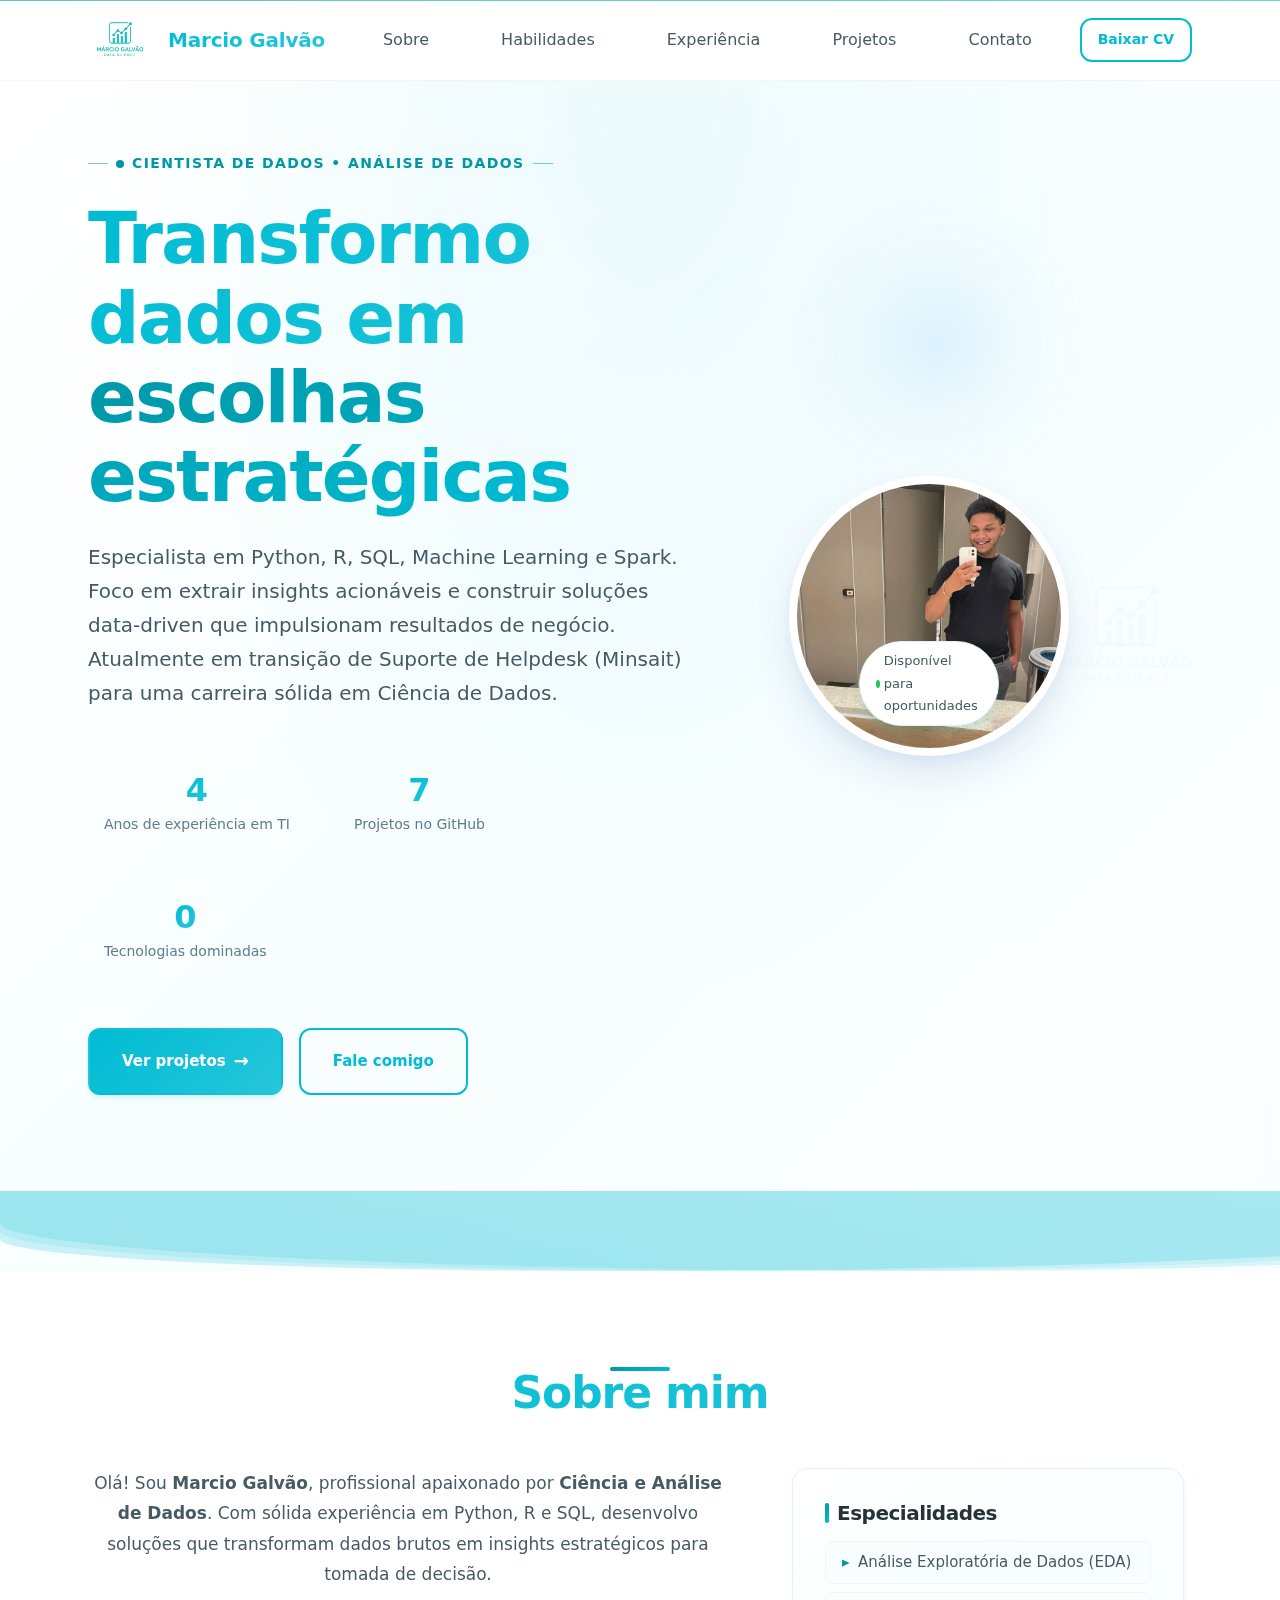
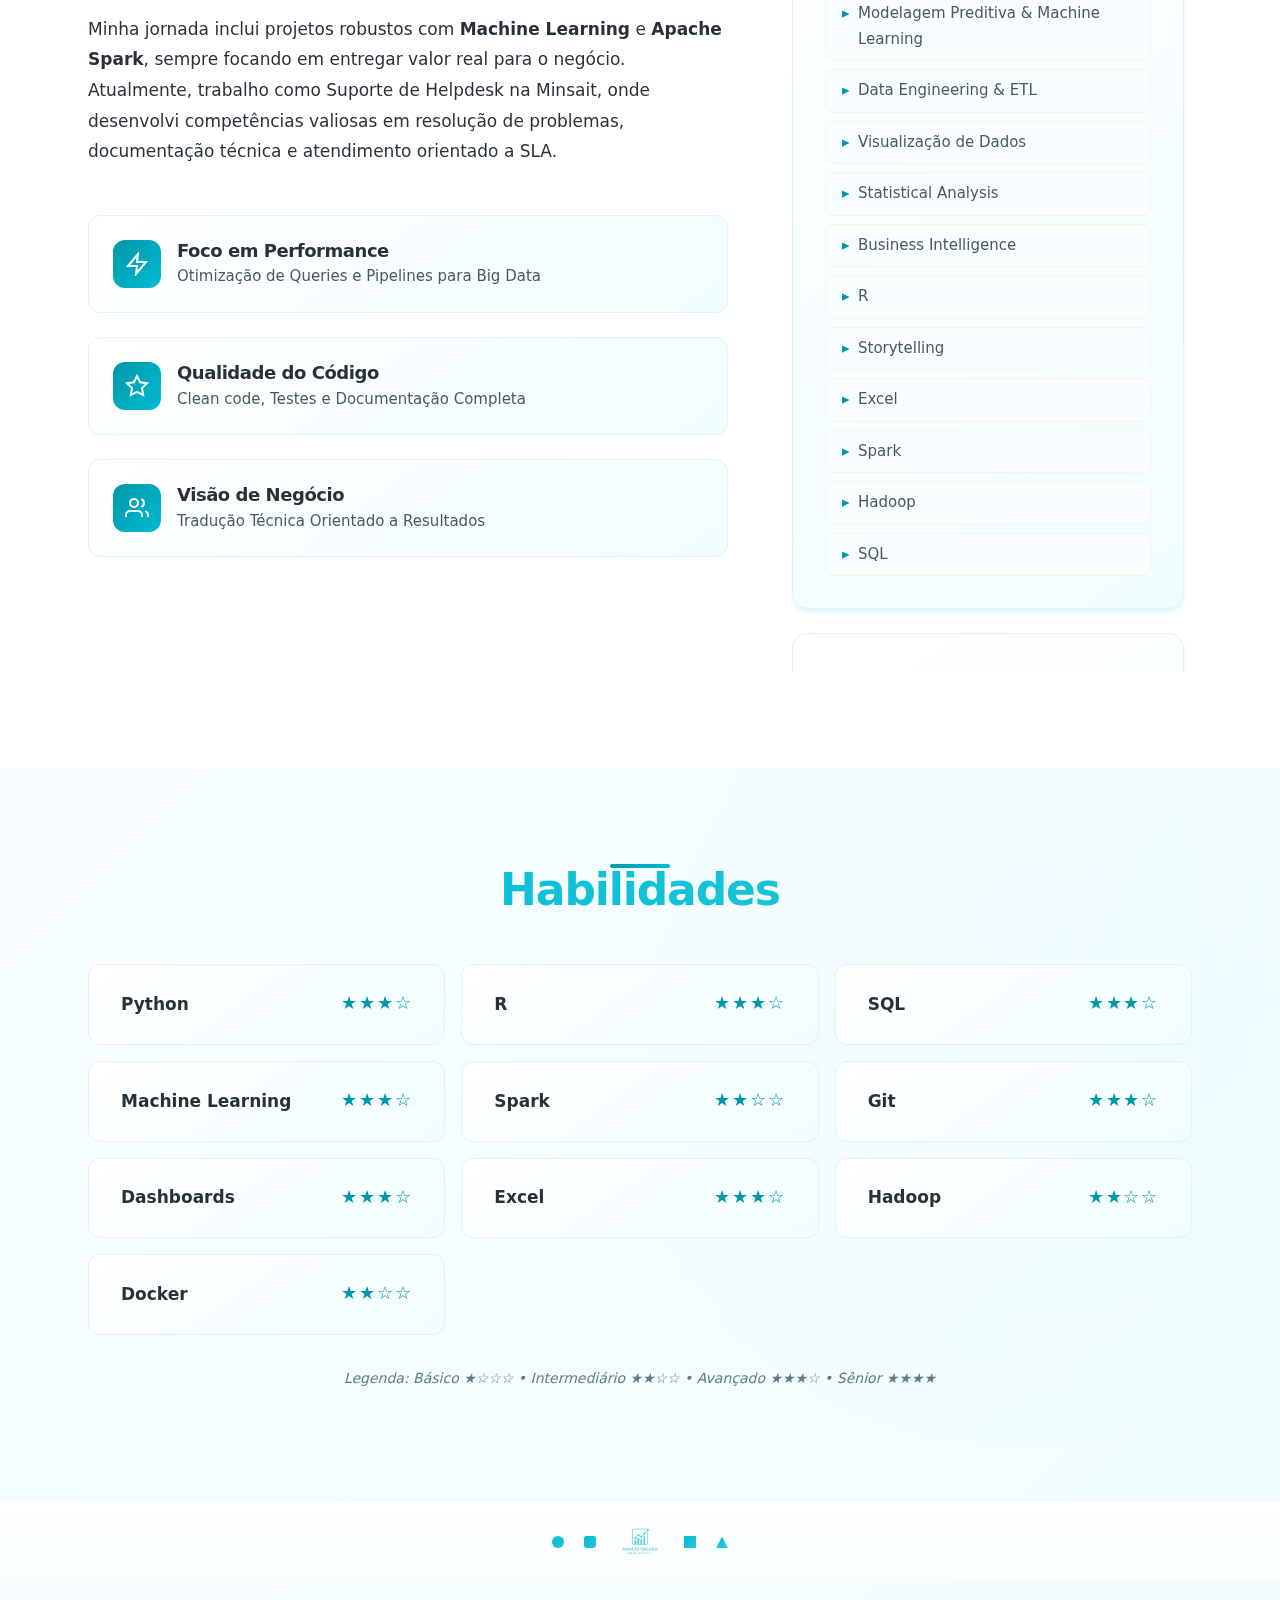
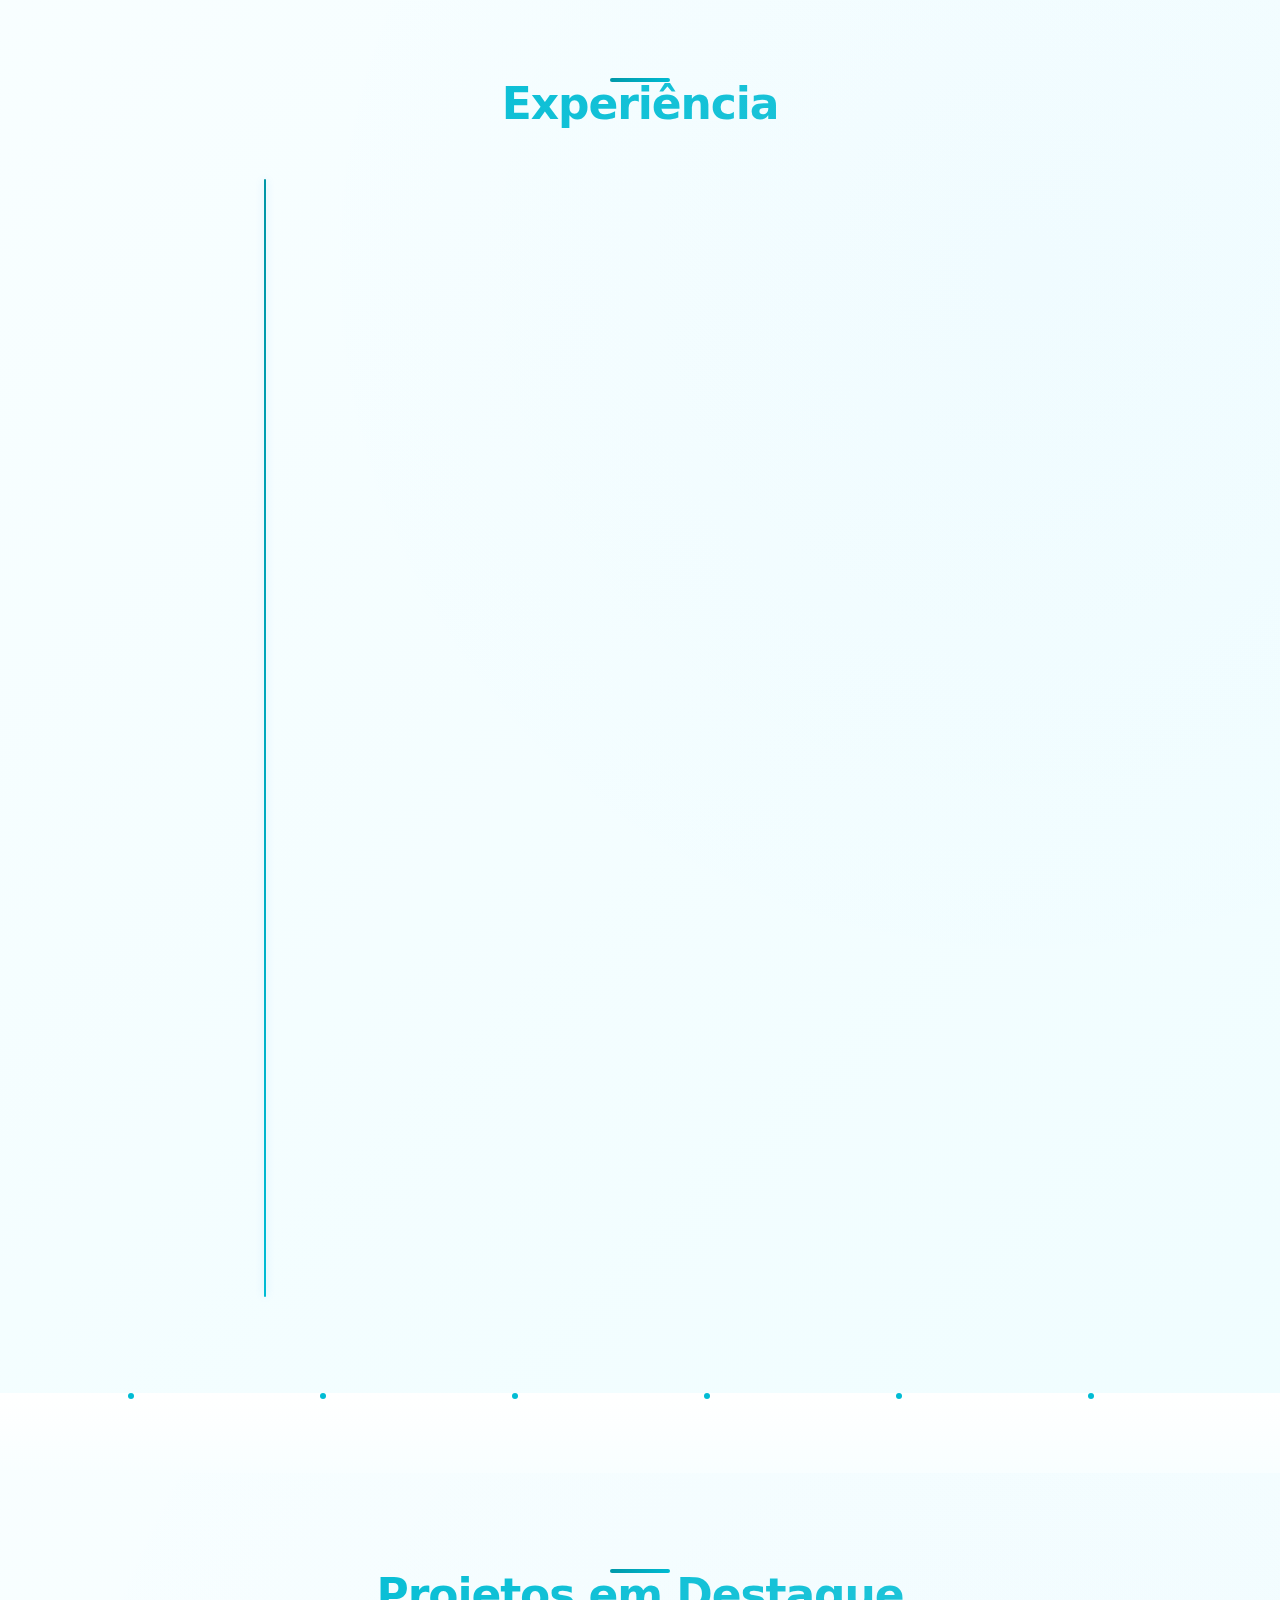
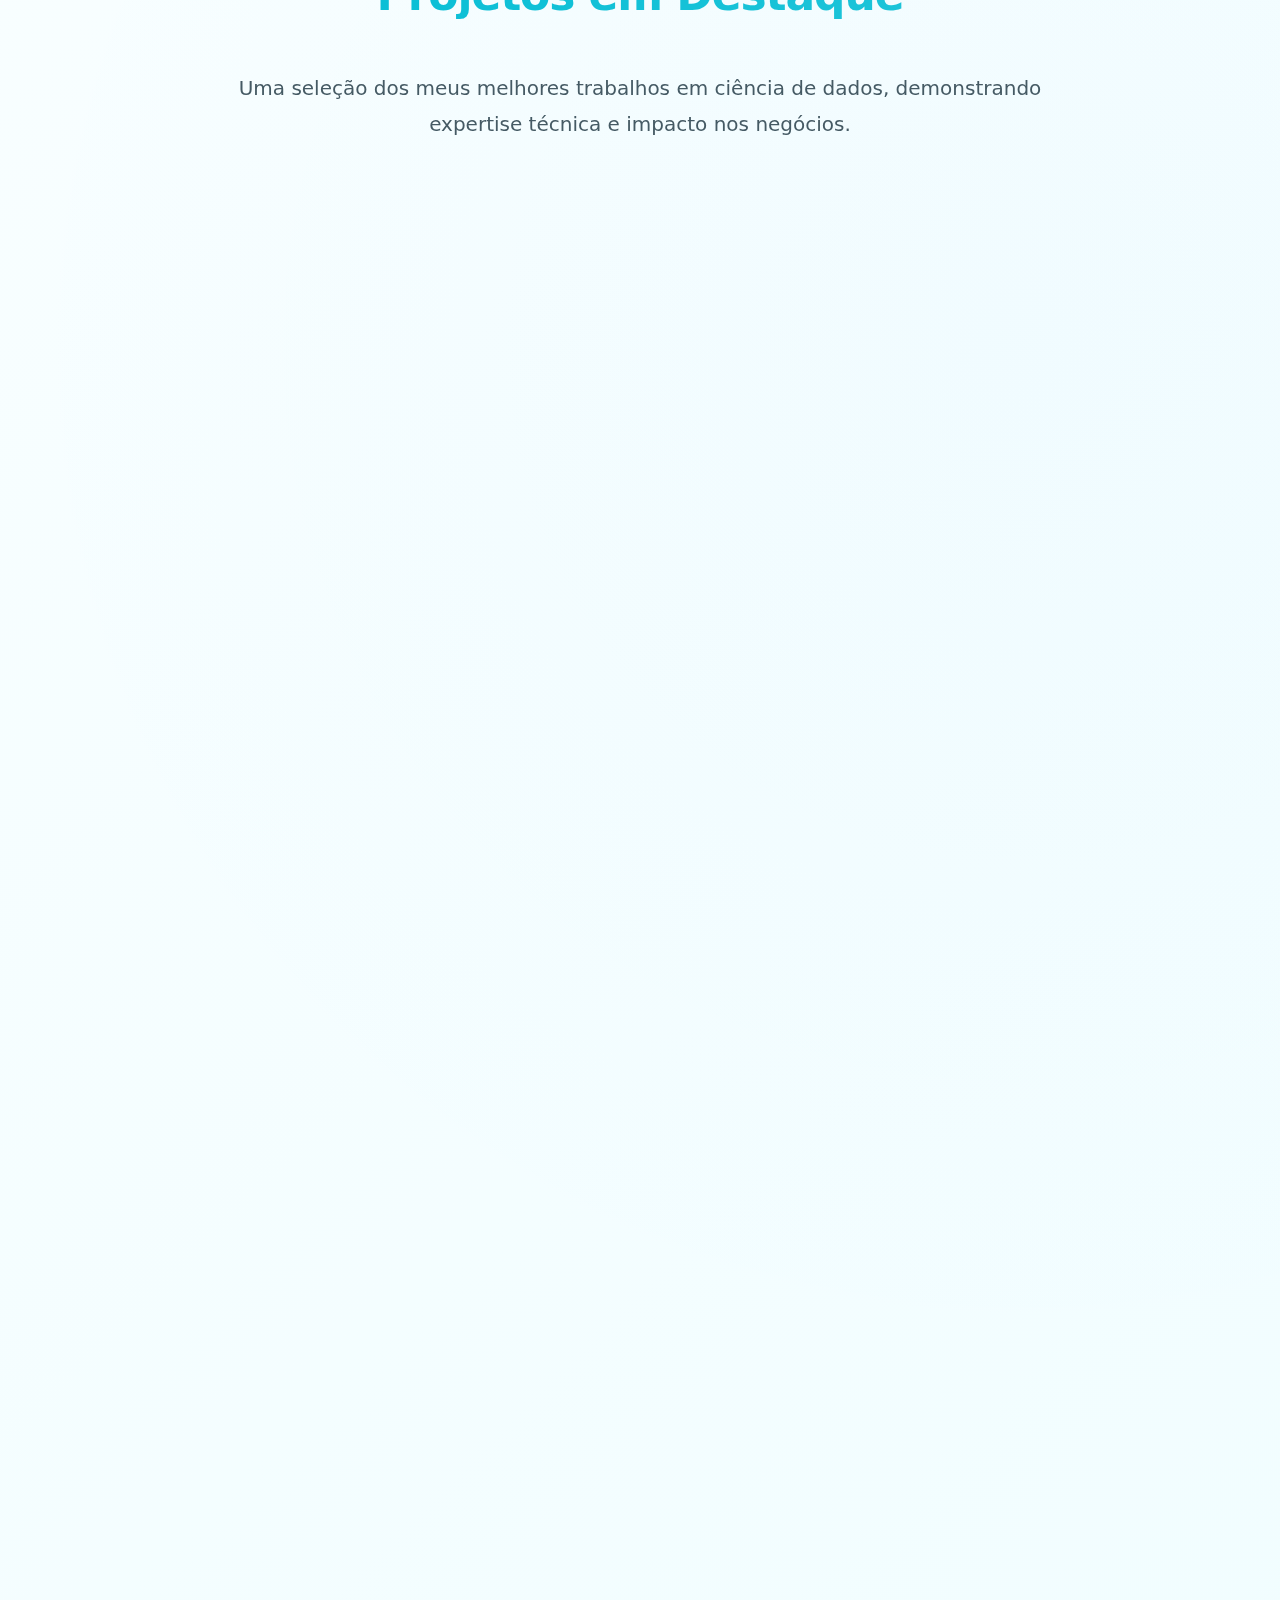
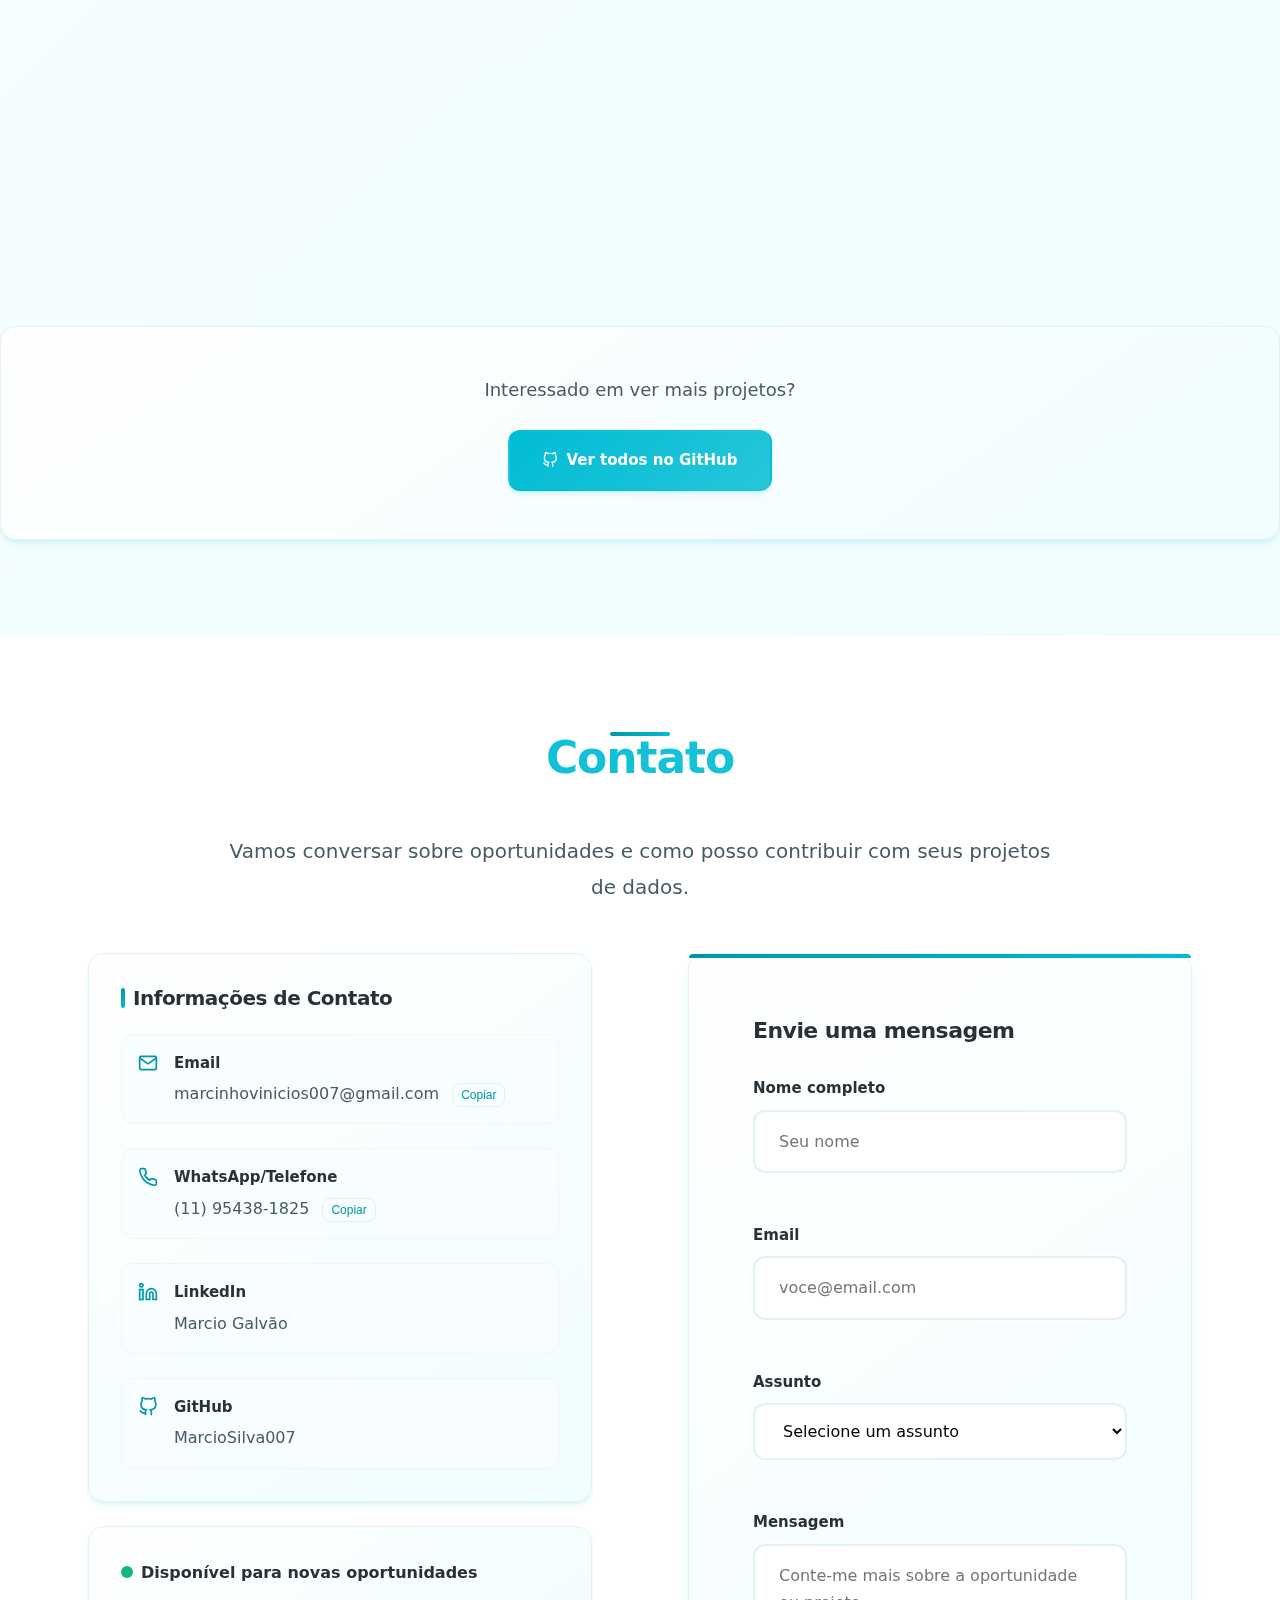
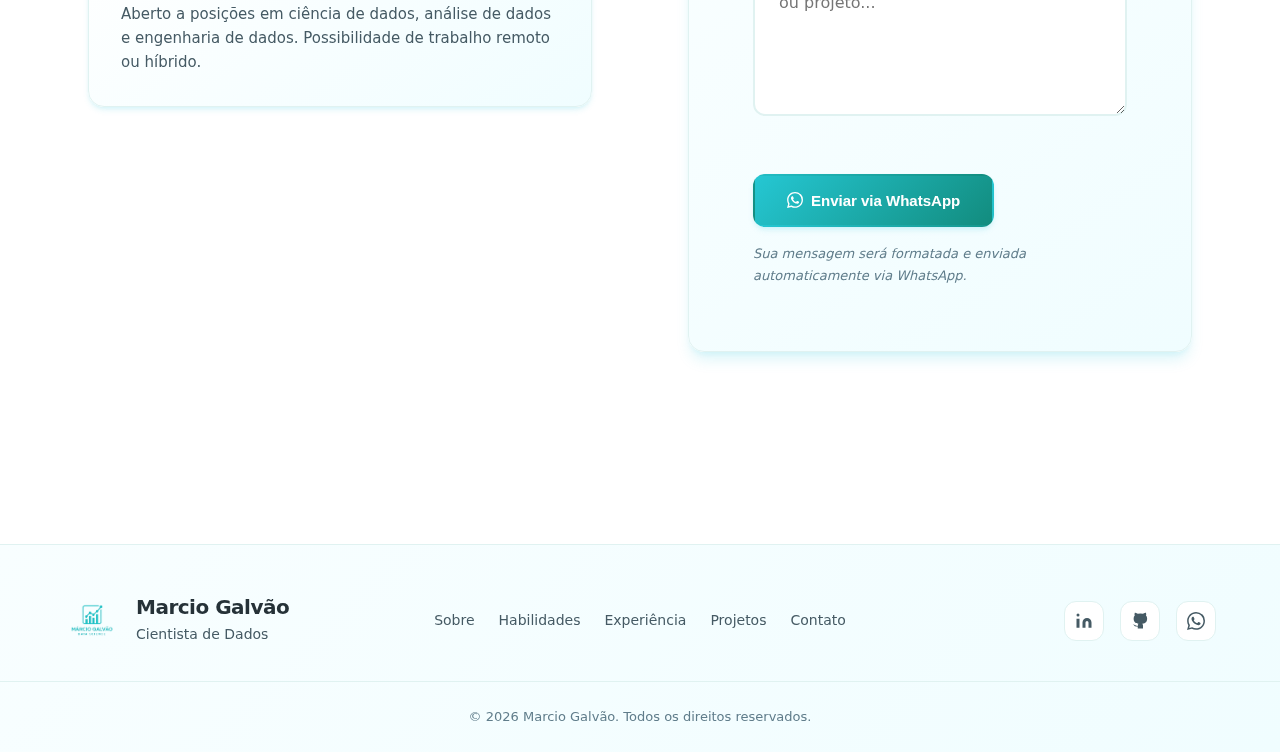
<file: Portfolio2-main/index.html>
<!doctype html>
<html lang="pt-BR">
  <head>
    <meta charset="utf-8" />
    <meta name="viewport" content="width=device-width, initial-scale=1" />
    <title>Marcio Galvão — Cientista de Dados</title>
    <meta name="description" content="Portfólio profissional de Marcio Galvão — Cientista de Dados. Python, R, SQL, Machine Learning e Spark. Especialista em análise de dados." />
    <meta name="theme-color" content="#0d47a1" />

    <!-- Meta tags para redes sociais -->
    <meta property="og:title" content="Marcio Galvão — Cientista de Dados" />
    <meta property="og:description" content="Portfólio profissional: Python, R, SQL, Machine Learning e Spark." />
    <meta property="og:type" content="website" />
    <meta property="og:image" content="./logocdm.png" />
    <meta property="og:url" content="" />

    <!-- Ícone do site -->
    <link rel="icon" type="image/png" href="./logocdm.png" />
    <link rel="apple-touch-icon" href="./logocdm.png" />
    <!-- Carrega o CSS primeiro para evitar flash de conteúdo -->
    <link rel="preload" href="./css/styles.css" as="style" />
    <link rel="stylesheet" href="./css/styles.css" />
  </head>
  <body>
    <!-- Botão para usuários que navegam por teclado -->
    <a class="skip-to-content" href="#conteudo">Pular para o conteúdo</a>

    <!-- Menu superior -->
    <header class="site-header" role="banner">
      <div class="container header__inner">
        <!-- Logo e nome - volta ao topo quando clicado -->
        <a class="brand" href="#top" aria-label="Marcio Galvão — Início">
          <img src="./logocdm.png" alt="Logo CDM" class="brand__logo" width="64" height="64" />
          <span class="brand__text">Marcio Galvão</span>
        </a>

        <!-- Menu mobile - três linhas que viram X -->
        <button id="navToggle" class="nav-toggle" aria-expanded="false" aria-controls="siteNav" aria-label="Alternar menu">
          <span class="nav-toggle__bar"></span>
          <span class="nav-toggle__bar"></span>
          <span class="nav-toggle__bar"></span>
        </button>

        <!-- Links de navegação -->
        <nav id="siteNav" class="site-nav" role="navigation">
          <ul class="nav__list">
            <li><a class="nav__link" href="#sobre">Sobre</a></li>
            <li><a class="nav__link" href="#habilidades">Habilidades</a></li>
            <li><a class="nav__link" href="#experiencia">Experiência</a></li>
            <li><a class="nav__link" href="#projetos">Projetos</a></li>
            <li><a class="nav__link" href="#contato">Contato</a></li>
            <!-- Botão para baixar currículo -->
            <li><a class="btn btn--small btn--ghost" href="./CurriculoMarcioGalvao.pdf" download="CurriculoMarcioGalvao.pdf" aria-label="Baixar currículo em PDF">Baixar CV</a></li>
          </ul>
        </nav>
      </div>
    </header>

    <main id="conteudo" tabindex="-1">
      <!-- Apresentação inicial -->
      <section id="top" class="section hero">
        <!-- Formas decorativas no fundo -->
        <div class="hero__bg-subtle">
          <div class="hero__gradient-orb"></div>
        </div>
        <div class="container grid grid--2cols hero__grid">
          <!-- Texto principal de apresentação -->
          <div class="hero__text">
            <p class="eyebrow">
              <span class="eyebrow__dot"></span>
              Cientista de Dados • Análise de Dados
            </p>
            <h1 class="hero__title">Transformo dados em <span class="highlight">escolhas estratégicas</span></h1>
            <p class="hero__subtitle">
              Especialista em Python, R, SQL, Machine Learning e Spark. Foco em extrair insights acionáveis e construir soluções data-driven que impulsionam resultados de negócio. Atualmente em transição de Suporte de Helpdesk (Minsait) para uma carreira sólida em Ciência de Dados.
            </p>
            <!-- Números que impressionam -->
            <div class="hero__stats">
              <div class="stat">
                <span class="stat__number animated-counter" data-target="5">0</span>
                <span class="stat__label">Anos de experiência em TI</span>
              </div>
              <div class="stat">
                <span class="stat__number animated-counter" data-target="8">0</span>
                <span class="stat__label">Projetos no GitHub</span>
              </div>
              <div class="stat">
                <span class="stat__number animated-counter" data-target="15">0</span>
                <span class="stat__label">Tecnologias dominadas</span>
              </div>
            </div>
            <!-- Botões de chamada para ação -->
            <div class="hero__actions">
              <a class="btn btn--refined" href="#projetos">
                <span class="btn__text">Ver projetos</span>
                <span class="btn__arrow">→</span>
              </a>
              <a class="btn btn--ghost btn--refined" href="#contato">
                <span class="btn__text">Fale comigo</span>
              </a>
            </div>
          </div>
          <!-- Imagem profissional -->
          <div class="hero__media">
            <div class="avatar-refined">
              <div class="avatar-refined__frame">
                <img src="./imgmarcio.png" alt="Foto de perfil de Marcio Galvão" loading="eager" />
                <div class="avatar-refined__border"></div>
              </div>
              <div class="avatar-refined__status">
                <div class="status-dot"></div>
                <span>Disponível para oportunidades</span>
              </div>
            </div>
          </div>
        </div>
        
        <!-- Logo sutil no fundo -->
        <div class="hero__watermark">
          <img src="./logocdm.png" alt="" aria-hidden="true" class="hero__watermark-logo" />
        </div>
      </section>

      <!-- Animação de transição entre seções -->
      <div class="section-transition">
        <div class="transition-waves">
          <div class="wave wave-1"></div>
          <div class="wave wave-2"></div>
          <div class="wave wave-3"></div>
        </div>
      </div>

      <!-- Informações pessoais e profissionais -->
      <section id="sobre" class="section">
        <div class="container">
          <h2 class="section__title">Sobre mim</h2>
          <div class="about__grid">
            <div class="about__content">
              <p class="lead">
                Olá! Sou <strong>Marcio Galvão</strong>, profissional apaixonado por <strong>Ciência e Análise de Dados</strong>. Com sólida experiência em Python, R e SQL, desenvolvo soluções que transformam dados brutos em insights estratégicos para tomada de decisão.
              </p>
              <p>
                Minha jornada inclui projetos robustos com <strong>Machine Learning</strong> e <strong>Apache Spark</strong>, sempre focando em entregar valor real para o negócio. Atualmente, trabalho como Suporte de Helpdesk na Minsait, onde desenvolvi competências valiosas em resolução de problemas, documentação técnica e atendimento orientado a SLA.
              </p>
              <div class="about__highlights">
                <div class="highlight-card">
                  <div class="highlight-card__icon">
                    <svg width="24" height="24" viewBox="0 0 24 24" fill="none" stroke="currentColor" stroke-width="2">
                      <path d="M13 2L3 14h9l-1 8 10-12h-9l1-8z"/>
                    </svg>
                  </div>
                  <div class="highlight-card__content">
                    <h4>Foco em Performance</h4>
                    <p>Otimização de Queries e Pipelines para Big Data</p>
                  </div>
                </div>
                <div class="highlight-card">
                  <div class="highlight-card__icon">
                    <svg width="24" height="24" viewBox="0 0 24 24" fill="none" stroke="currentColor" stroke-width="2">
                      <path d="M12 2l3.09 6.26L22 9.27l-5 4.87 1.18 6.88L12 17.77l-6.18 3.25L7 14.14 2 9.27l6.91-1.01L12 2z"/>
                    </svg>
                  </div>
                  <div class="highlight-card__content">
                    <h4>Qualidade do Código</h4>
                    <p>Clean code, Testes e Documentação Completa</p>
                  </div>
                </div>
                <div class="highlight-card">
                  <div class="highlight-card__icon">
                    <svg width="24" height="24" viewBox="0 0 24 24" fill="none" stroke="currentColor" stroke-width="2">
                      <path d="M17 21v-2a4 4 0 00-4-4H5a4 4 0 00-4 4v2"/>
                      <circle cx="9" cy="7" r="4"/>
                      <path d="M23 21v-2a4 4 0 00-3-3.87M16 3.13a4 4 0 010 7.75"/>
                    </svg>
                  </div>
                  <div class="highlight-card__content">
                    <h4>Visão de Negócio</h4>
                    <p>Tradução Técnica Orientado a Resultados</p>
                  </div>
                </div>
              </div>
            </div>
            <div class="about__sidebar">
              <div class="info-card">
                <h3>Especialidades</h3>
                <ul class="specialties">
                  <li>Análise Exploratória de Dados (EDA)</li>
                  <li>Modelagem Preditiva & Machine Learning</li>
                  <li>Data Engineering & ETL</li>
                  <li>Visualização de Dados</li>
                  <li>Statistical Analysis</li>
                  <li>Business Intelligence</li>
                  <li>R</li>
                  <li>Storytelling</li>
                  <li>Excel</li>
                  <li>Spark</li>
                  <li>Hadoop</li>
                  <li>SQL</li>
                </ul>
              </div>
              <div class="info-card collapsible-card">
                <h3 class="collapsible-header" data-toggle="certifications">
                  <span>Certificações</span>
                  <span class="expand-icon">+</span>
                </h3>
                <div class="certifications" id="certifications">
                  <div class="cert">
                    <strong><a href="https://mycourse.app/biyrv11tnk4nxaDBR" target="_blank">Certificação em Data Science</a></strong>
                    <span>Concluído</span>
                  </div>
                  <div class="cert">
                    <strong><a href="https://mycourse.app/AuJkrLTq1GOTYvOMW" target="_blank">Machine Learning Fundamentals</a></strong>
                    <span>Concluído</span>
                  </div>
                  <div class="cert">
                    <strong>Formação Cientista de Dados</strong>
                    <span>Concluído</span>
                  </div>
                  <div class="cert">
                    <strong>HDI Support Center Analyst (HDI-SCA)</strong>
                    <span>Concluído</span>
                  </div>
                  <div class="cert">
                    <strong><a href="https://mycourse.app/Sb7s9ldE2oz72LZr8" target="_blank">Python para Data Science</a></strong>
                    <span>Concluído</span>
                  </div>
                  <div class="cert">
                    <strong><a href="https://mycourse.app/URZXqtL39UTGRpqQV" target="_blank">Business Intelligence</a></strong>
                    <span>Concluído</span>
                  </div>
                  <div class="cert">
                    <strong><a href="https://mycourse.app/LDY2bvnJ8ubEHYis7" target="_blank">Data Analytics</a></strong>
                    <span>Concluído</span>
                  </div>
                  <div class="cert">
                    <strong><a href="https://www.datascienceacademy.com.br/certificate/588c218f5e4cdee0af8b456d/user/6441e7aa6897a6bd0c032546" target="_blank">Data Science Academy</a></strong>
                    <span>Concluído</span>
                  </div>
                  <div class="cert">
                    <strong><a href="https://mycourse.app/sfnS6huQhZka7y2KA" target="_blank">Scrum Foundation Professional Certification (SFPC)</a></strong>
                    <span>Concluído</span>
                  </div>
                </div>
              </div>
            </div>
          </div>
        </div>
      </section>

      <!-- Tecnologias e competências técnicas -->
      <section id="habilidades" class="section section--alt">
        <div class="container">
          <h2 class="section__title">Habilidades</h2>
          <!-- Níveis de conhecimento representados por barras -->
          <div class="skills">
            <div class="skill"><span class="skill__name">Python</span><span class="skill__level" aria-label="Avançado">★★★☆</span></div>
            <div class="skill"><span class="skill__name">R</span><span class="skill__level" aria-label="Intermediário">★★★☆</span></div>
            <div class="skill"><span class="skill__name">SQL</span><span class="skill__level" aria-label="Intermediário">★★★☆</span></div>
            <div class="skill"><span class="skill__name">Machine Learning</span><span class="skill__level" aria-label="Intermediário">★★★☆</span></div>
            <div class="skill"><span class="skill__name">Spark</span><span class="skill__level" aria-label="Intermediário">★★☆☆</span></div>
            <div class="skill"><span class="skill__name">Git</span><span class="skill__level" aria-label="Intermediário">★★★☆</span></div>
            <div class="skill"><span class="skill__name">Dashboards</span><span class="skill__level" aria-label="Intermediário">★★★☆</span></div>
            <div class="skill"><span class="skill__name">Excel</span><span class="skill__level" aria-label="Intermediário">★★★☆</span></div>
            <div class="skill"><span class="skill__name">Hadoop</span><span class="skill__level" aria-label="Intermediário">★★☆☆</span></div>
            <div class="skill"><span class="skill__name">Docker</span><span class="skill__level" aria-label="Intermediário">★★☆☆</span></div>
          </div>
          <p class="note">Legenda: Básico ★☆☆☆ • Intermediário ★★☆☆ • Avançado ★★★☆ • Sênior ★★★★</p>
        </div>
      </section>

      <!-- Elemento visual de separação -->
      <div class="section-transition">
        <div class="transition-geometric">
          <div class="geometric-shape shape-1"></div>
          <div class="geometric-shape shape-2"></div>
          <img src="./logocdm.png" alt="" aria-hidden="true" class="transition-logo" />
          <div class="geometric-shape shape-3"></div>
          <div class="geometric-shape shape-4"></div>
        </div>
      </div>

      <!-- Trajetória profissional em ordem cronológica -->
      <section id="experiencia" class="section">
        <div class="container">
          <h2 class="section__title">Experiência</h2>
          <!-- Timeline visual da carreira -->
          <ol class="timeline" aria-label="Linha do tempo de experiências">
            <li class="timeline__item">
              <div class="card">
                <header class="card__header">
                  <h3 class="card__title">Suporte de Helpdesk — Minsait</h3>
                  <span class="card__meta">Tempo integral | Fev 2025 - Presente | 7 meses</span>
                </header>
                <p class="card__body">São Paulo, Brasil · Presencial</p>
                <ul class="card__list">
                  <li>Atendimento e resolução de incidentes de TI, priorizando SLAs e qualidade de serviço</li>
                  <li>Documentação e padronização de procedimentos, melhoria contínua e trabalho em equipe</li>
                  <li>Uso de dados de atendimento para indicadores e análise de causa raiz</li>
                </ul>
              </div>
            </li>
            <li class="timeline__item">
              <div class="card">
                <header class="card__header">
                  <h3 class="card__title">Técnico de Suporte de Helpdesk — Multifacil Comercial</h3>
                  <span class="card__meta">Tempo integral | Jun 2023 - Dez 2024 | 1 ano 7 meses</span>
                </header>
                <p class="card__body">Mairiporã, São Paulo, Brasil · Híbrida</p>
                <ul class="card__list">
                  <li>Registro de chamados através da plataforma GLPI</li>
                  <li>Suporte e treinamento para novos usuários</li>
                  <li>Testes unitários em novas funcionalidades garantindo excelente experiência do usuário</li>
                </ul>
              </div>
            </li>
            <li class="timeline__item">
              <div class="card">
                <header class="card__header">
                  <h3 class="card__title">Mediador Técnico Educacional</h3>
                  <span class="card__meta">Autônomo | Jun 2021 - Jun 2023 | 2 anos 1 mês</span>
                </header>
                <p class="card__body">Mairiporã, São Paulo, Brasil</p>
                <ul class="card__list">
                  <li>Coleta de requisitos funcionais e transformação em requisitos técnicos</li>
                  <li>Apresentação, mediação e treinamento da plataforma de informatização no Município de Mairiporã</li>
                  <li>Registro e documentação de atividades: bugs, atendimentos e sugestões de melhoria</li>
                </ul>
              </div>
            </li>
          </ol>
        </div>
      </section>

      <!-- Transição de partículas -->
      <div class="section-transition">
        <div class="transition-particles">
          <div class="particle particle-1"></div>
          <div class="particle particle-2"></div>
          <div class="particle particle-3"></div>
          <div class="particle particle-4"></div>
          <div class="particle particle-5"></div>
          <div class="particle particle-6"></div>
        </div>
      </div>

      <!-- Portfólio de projetos em destaque -->
      <section id="projetos" class="section section--alt">
        <div class="container">
          <h2 class="section__title">Projetos em Destaque</h2>
          <p class="lead">Uma seleção dos meus melhores trabalhos em ciência de dados, demonstrando expertise técnica e impacto nos negócios.</p>

          <!-- Grid responsivo com projetos principais -->
          <div class="projects">
            <article class="project card featured">
              <div class="project__badge">Destaque</div>
              <header class="card__header">
                <h3 class="card__title">Automação de Testes Estatísticos</h3>
                <div class="tags">
                  <span class="tag">R</span>
                  <span class="tag">Estatística</span>
                  <span class="tag">Shiny</span>
                  <span class="tag">ggplot2</span>
                </div>
              </header>
              <p class="card__body">Aplicação completa em R para automação de testes estatísticos com geração de números randômicos, verificação de distribuição normal, visualização de parâmetros e análise descritiva. Interface intuitiva para análise exploratória de dados.</p>
              <div class="project__metrics">
                <div class="metric">
                  <span class="metric__value">5+</span>
                  <span class="metric__label">Testes Estatísticos</span>
                </div>
                <div class="metric">
                  <span class="metric__value">100%</span>
                  <span class="metric__label">Automatizado</span>
                </div>
                <div class="metric">
                  <span class="metric__value">R</span>
                  <span class="metric__label">Linguagem Core</span>
                </div>
              </div>
              <div class="card__actions">
                <a class="btn btn--ghost" href="https://github.com/MarcioSilva007/Automacao-Testes-Estatisticos-R" target="_blank" rel="noopener" aria-label="Abrir repositório do projeto de testes estatísticos">
                  <svg width="16" height="16" viewBox="0 0 24 24" fill="none" stroke="currentColor" stroke-width="2">
                    <path d="M9 19c-5 1.5-5-2.5-7-3m14 6v-3.87a3.37 3.37 0 0 0-.94-2.61c3.14-.35 6.44-1.54 6.44-7A5.44 5.44 0 0 0 20 4.77 5.07 5.07 0 0 0 19.91 1S18.73.65 16 2.48a13.38 13.38 0 0 0-7 0C6.27.65 5.09 1 5.09 1A5.07 5.07 0 0 0 5 4.77a5.44 5.44 0 0 0-1.5 3.78c0 5.42 3.3 6.61 6.44 7A3.37 3.37 0 0 0 9 18.13V22"/>
                  </svg>
                  Código
                </a>
                <a class="btn" href="https://github.com/MarcioSilva007/Automacao-Testes-Estatisticos-R" target="_blank" rel="noopener" aria-label="Ver documentação do projeto">
                  <svg width="16" height="16" viewBox="0 0 24 24" fill="none" stroke="currentColor" stroke-width="2">
                    <path d="M14 2H6a2 2 0 0 0-2 2v16a2 2 0 0 0 2 2h12a2 2 0 0 0 2-2V8z"/>
                    <polyline points="14,2 14,8 20,8"/>
                    <line x1="16" y1="13" x2="8" y2="13"/>
                    <line x1="16" y1="17" x2="8" y2="17"/>
                    <polyline points="10,9 9,9 8,9"/>
                  </svg>
                  Documentação
                </a>
              </div>
            </article>

            <article class="project card">
              <header class="card__header">
                <h3 class="card__title">Sistema de Login - Java CRUD</h3>
                <div class="tags">
                  <span class="tag">Java</span>
                  <span class="tag">CRUD</span>
                  <span class="tag">MySQL</span>
                  <span class="tag">Swing</span>
                </div>
              </header>
              <p class="card__body">Sistema completo de autenticação e gerenciamento de usuários desenvolvido em Java com interface gráfica. Implementa operações CRUD, validação de dados e arquitetura MVC para gestão segura de credenciais.</p>
              <div class="project__tech">
                <strong>Tecnologias:</strong> Java Swing, MySQL, JDBC, MVC Pattern
              </div>
              <div class="card__actions">
                <a class="btn btn--ghost" href="https://github.com/MarcioSilva007/Prj_Login_Java" target="_blank" rel="noopener">
                  <svg width="16" height="16" viewBox="0 0 24 24" fill="none" stroke="currentColor" stroke-width="2">
                    <path d="M9 19c-5 1.5-5-2.5-7-3m14 6v-3.87a3.37 3.37 0 0 0-.94-2.61c3.14-.35 6.44-1.54 6.44-7A5.44 5.44 0 0 0 20 4.77 5.07 5.07 0 0 0 19.91 1S18.73.65 16 2.48a13.38 13.38 0 0 0-7 0C6.27.65 5.09 1 5.09 1A5.07 5.07 0 0 0 5 4.77a5.44 5.44 0 0 0-1.5 3.78c0 5.42 3.3 6.61 6.44 7A3.37 3.37 0 0 0 9 18.13V22"/>
                  </svg>
                  Código
                </a>
                <a class="btn" href="https://github.com/MarcioSilva007/Prj_Login_Java" target="_blank" rel="noopener">
                  <svg width="16" height="16" viewBox="0 0 24 24" fill="none" stroke="currentColor" stroke-width="2">
                    <path d="M7 17L17 7M17 7H7M17 7V17"/>
                  </svg>
                  Ver Projeto
                </a>
              </div>
            </article>


            <article class="project card">
              <header class="card__header">
                <h3 class="card__title">Análise e Previsão do Consumo de Energia em Veículos Elétricos</h3>
                <div class="tags">
                  <span class="tag">R</span>
                  <span class="tag">Análise Exploratória</span>
                  <span class="tag">Modelagem Estatística</span>
                  <span class="tag">Machine Learinig</span>
                </div>
              </header>
              <p class="card__body">Sistema completo de autenticação e gerenciamento de usuários desenvolvido em Java com interface gráfica. Implementa operações CRUD, validação de dados e arquitetura MVC para gestão segura de credenciais.</p>
              <div class="project__tech">
                <strong>Tecnologias:</strong> R, GGpot, Readxl, randowForest, Caret
              </div>
              <div class="card__actions">
                <a class="btn btn--ghost" href="https://github.com/MarcioSilva007/An-lise-e-Previs-o-do-Consumo-de-Energia-em-Ve-culos-El-tricos/blob/main/Prj.R" target="_blank" rel="noopener">
                  <svg width="16" height="16" viewBox="0 0 24 24" fill="none" stroke="currentColor" stroke-width="2">
                    <path d="M9 19c-5 1.5-5-2.5-7-3m14 6v-3.87a3.37 3.37 0 0 0-.94-2.61c3.14-.35 6.44-1.54 6.44-7A5.44 5.44 0 0 0 20 4.77 5.07 5.07 0 0 0 19.91 1S18.73.65 16 2.48a13.38 13.38 0 0 0-7 0C6.27.65 5.09 1 5.09 1A5.07 5.07 0 0 0 5 4.77a5.44 5.44 0 0 0-1.5 3.78c0 5.42 3.3 6.61 6.44 7A3.37 3.37 0 0 0 9 18.13V22"/>
                  </svg>
                  Código
                </a>
                <a class="btn" href="https://github.com/MarcioSilva007/An-lise-e-Previs-o-do-Consumo-de-Energia-em-Ve-culos-El-tricos" target="_blank" rel="noopener">
                  <svg width="16" height="16" viewBox="0 0 24 24" fill="none" stroke="currentColor" stroke-width="2">
                    <path d="M7 17L17 7M17 7H7M17 7V17"/>
                  </svg>
                  Ver Projeto
                </a>
              </div>
            </article>


            <article class="project card">
              <header class="card__header">
                <h3 class="card__title">Case vendas LG</h3>
                <div class="tags">
                  <span class="tag">Power BI</span>
                  <span class="tag">Excel</span>
                  <span class="tag">DAX</span>
                </div>
              </header>
              <p class="card__body">Utilizei técnicas de modelagem de dados, visualizações interativas e indicadores-chave para transformar os dados em insights valiosos. Foi uma excelente oportunidade para aplicar meus conhecimentos em Power BI, storytelling com dados e inteligência de negócios.</p>
              <div class="project__tech">
                <strong>Tecnologias:</strong> Power BI, Excel, DAX, Storytelling
              </div>
                </a>
                <a class="btn" href="https://www.linkedin.com/posts/m%C3%A1rcio-galv%C3%A3o-5a7270272_case-vendas-activity-7363279698103013377-RZAn?utm_source=share&utm_medium=member_desktop&rcm=ACoAAEKaMk8B1gp8d14mcEcHmieSK4Z3D8JRbHw" target="_blank" rel="noopener">
                  <svg width="16" height="16" viewBox="0 0 24 24" fill="none" stroke="currentColor" stroke-width="2">
                    <path d="M7 17L17 7M17 7H7M17 7V17"/>
                  </svg>
                  Ver Projeto
                </a>
              </div>
            </article>

            <article class="project card">
              <header class="card__header">
                <h3 class="card__title">Python Para Iniciantes</h3>
                <div class="tags">
                  <span class="tag">Python</span>
                  <span class="tag">Jupyter</span>
                  <span class="tag">Educação</span>
                  <span class="tag">Data Science</span>
                </div>
              </header>
              <p class="card__body">Repositório educacional com códigos básicos e práticos de Python, voltado para iniciantes em programação e ciência de dados. Inclui notebooks Jupyter com exemplos, exercícios e boas práticas de desenvolvimento.</p>
              <div class="project__tech">
                <strong>Foco:</strong> Educação, Jupyter Notebooks, Fundamentos Python
              </div>
              <div class="card__actions">
                <a class="btn btn--ghost" href="https://github.com/MarcioSilva007/Python_Para_Iniciantes" target="_blank" rel="noopener">
                  <svg width="16" height="16" viewBox="0 0 24 24" fill="none" stroke="currentColor" stroke-width="2">
                    <path d="M9 19c-5 1.5-5-2.5-7-3m14 6v-3.87a3.37 3.37 0 0 0-.94-2.61c3.14-.35 6.44-1.54 6.44-7A5.44 5.44 0 0 0 20 4.77 5.07 5.07 0 0 0 19.91 1S18.73.65 16 2.48a13.38 13.38 0 0 0-7 0C6.27.65 5.09 1 5.09 1A5.07 5.07 0 0 0 5 4.77a5.44 5.44 0 0 0-1.5 3.78c0 5.42 3.3 6.61 6.44 7A3.37 3.37 0 0 0 9 18.13V22"/>
                  </svg>
                  Código
                </a>
                <a class="btn" href="https://github.com/MarcioSilva007/Python_Para_Iniciantes" target="_blank" rel="noopener">
                  <svg width="16" height="16" viewBox="0 0 24 24" fill="none" stroke="currentColor" stroke-width="2">
                    <path d="M12 6.253v13m0-13C10.832 5.477 9.246 5 7.5 5S4.168 5.477 3 6.253v13C4.168 18.477 5.754 18 7.5 18s3.332.477 4.5 1.253m0-13C13.168 5.477 14.754 5 16.5 5c1.747 0 3.332.477 4.5 1.253v13C19.832 18.477 18.246 18 16.5 18c-1.746 0-3.332.477-4.5 1.253"/>
                  </svg>
                  Notebooks
                </a>
              </div>
            </article>
          </div>

          <div class="projects-cta">
            <p>Interessado em ver mais projetos?</p>
            <a class="btn" href="https://github.com/MarcioSilva007" target="_blank" rel="noopener">
              <svg width="16" height="16" viewBox="0 0 24 24" fill="none" stroke="currentColor" stroke-width="2">
                <path d="M9 19c-5 1.5-5-2.5-7-3m14 6v-3.87a3.37 3.37 0 0 0-.94-2.61c3.14-.35 6.44-1.54 6.44-7A5.44 5.44 0 0 0 20 4.77 5.07 5.07 0 0 0 19.91 1S18.73.65 16 2.48a13.38 13.38 0 0 0-7 0C6.27.65 5.09 1 5.09 1A5.07 5.07 0 0 0 5 4.77a5.44 5.44 0 0 0-1.5 3.78c0 5.42 3.3 6.61 6.44 7A3.37 3.37 0 0 0 9 18.13V22"/>
              </svg>
              Ver todos no GitHub
            </a>
          </div>
        </div>
      </section>

      <!-- Formulário e informações para contato -->
      <section id="contato" class="section">
        <div class="container">
          <h2 class="section__title">Contato</h2>
          <p class="lead">Vamos conversar sobre oportunidades e como posso contribuir com seus projetos de dados.</p>
          
          <!-- Layout dividido: informações + formulário -->
          <div class="contact">
            <div class="contact__info">
              <div class="contact__card">
                <h3>Informações de Contato</h3>
                <ul class="contact__list">
                  <li>
                    <div class="contact__item">
                      <svg width="20" height="20" viewBox="0 0 24 24" fill="none" stroke="currentColor" stroke-width="2">
                        <path d="M4 4h16c1.1 0 2 .9 2 2v12c0 1.1-.9 2-2 2H4c-1.1 0-2-.9-2-2V6c0-1.1.9-2 2-2z"/>
                        <polyline points="22,6 12,13 2,6"/>
                      </svg>
                      <div>
                        <strong>Email</strong>
                        <a id="contactEmail" href="mailto:marcinhovinicios007@gmail.com">marcinhovinicios007@gmail.com</a>
                        <button class="link link--copy" data-copy="#contactEmail" aria-label="Copiar email">Copiar</button>
                      </div>
                    </div>
                  </li>
                  <li>
                    <div class="contact__item">
                      <svg width="20" height="20" viewBox="0 0 24 24" fill="none" stroke="currentColor" stroke-width="2">
                        <path d="M22 16.92v3a2 2 0 01-2.18 2 19.79 19.79 0 01-8.63-3.07 19.5 19.5 0 01-6-6 19.79 19.79 0 01-3.07-8.67A2 2 0 014.11 2h3a2 2 0 012 1.72 12.84 12.84 0 00.7 2.81 2 2 0 01-.45 2.11L8.09 9.91a16 16 0 006 6l1.27-1.27a2 2 0 012.11-.45 12.84 12.84 0 002.81.7A2 2 0 0122 16.92z"/>
                      </svg>
                      <div>
                        <strong>WhatsApp/Telefone</strong>
                        <a href="https://wa.me/5511954381825" target="_blank" rel="noopener">(11) 95438-1825</a>
                        <button class="link--copy" data-copy="11954381825" aria-label="Copiar telefone">Copiar</button>
                      </div>
                    </div>
                  </li>
                  <li>
                    <div class="contact__item">
                      <svg width="20" height="20" viewBox="0 0 24 24" fill="none" stroke="currentColor" stroke-width="2">
                        <path d="M16 8a6 6 0 0 1 6 6v7h-4v-7a2 2 0 0 0-2-2 2 2 0 0 0-2 2v7h-4v-7a6 6 0 0 1 6-6z"/>
                        <rect x="2" y="9" width="4" height="12"/>
                        <circle cx="4" cy="4" r="2"/>
                      </svg>
                      <div>
                        <strong>LinkedIn</strong>
                        <a href="https://www.linkedin.com/in/m%C3%A1rcio-galv%C3%A3o-5a7270272/" target="_blank" rel="noopener">Marcio Galvão</a>
                      </div>
                    </div>
                  </li>
                  <li>
                    <div class="contact__item">
                      <svg width="20" height="20" viewBox="0 0 24 24" fill="none" stroke="currentColor" stroke-width="2">
                        <path d="M9 19c-5 1.5-5-2.5-7-3m14 6v-3.87a3.37 3.37 0 0 0-.94-2.61c3.14-.35 6.44-1.54 6.44-7A5.44 5.44 0 0 0 20 4.77 5.07 5.07 0 0 0 19.91 1S18.73.65 16 2.48a13.38 13.38 0 0 0-7 0C6.27.65 5.09 1 5.09 1A5.07 5.07 0 0 0 5 4.77a5.44 5.44 0 0 0-1.5 3.78c0 5.42 3.3 6.61 6.44 7A3.37 3.37 0 0 0 9 18.13V22"/>
                      </svg>
                      <div>
                        <strong>GitHub</strong>
                        <a href="https://github.com/MarcioSilva007" target="_blank" rel="noopener">MarcioSilva007</a>
                      </div>
                    </div>
                  </li>
                </ul>
              </div>

              <div class="availability">
                <div class="availability__status">
                  <div class="status-indicator"></div>
                  <span>Disponível para novas oportunidades</span>
                </div>
                <p>Aberto a posições em ciência de dados, análise de dados e engenharia de dados. Possibilidade de trabalho remoto ou híbrido.</p>
              </div>
            </div>

            <form id="contactForm" class="contact__form" aria-label="Formulário de contato" novalidate>
              <h3>Envie uma mensagem</h3>
              <div class="form__row">
                <label for="nome">Nome completo</label>
                <input id="nome" name="nome" type="text" placeholder="Seu nome" required />
                <span class="form__error" data-error-for="nome"></span>
              </div>
              <div class="form__row">
                <label for="email">Email</label>
                <input id="email" name="email" type="email" placeholder="voce@email.com" required />
                <span class="form__error" data-error-for="email"></span>
              </div>
              <div class="form__row">
                <label for="assunto">Assunto</label>
                <select id="assunto" name="assunto" required>
                  <option value="">Selecione um assunto</option>
                  <option value="oportunidade">Oportunidade de trabalho</option>
                  <option value="projeto">Proposta de projeto</option>
                  <option value="consultoria">Consultoria</option>
                  <option value="networking">Networking</option>
                  <option value="outro">Outro</option>
                </select>
                <span class="form__error" data-error-for="assunto"></span>
              </div>
              <div class="form__row">
                <label for="mensagem">Mensagem</label>
                <textarea id="mensagem" name="mensagem" rows="5" placeholder="Conte-me mais sobre a oportunidade ou projeto..." required></textarea>
                <span class="form__error" data-error-for="mensagem"></span>
              </div>
              <div class="form__actions">
                <button type="submit" class="btn btn--whatsapp">
                  <svg width="16" height="16" viewBox="0 0 24 24" fill="currentColor">
                    <path d="M17.472 14.382c-.297-.149-1.758-.867-2.03-.967-.273-.099-.471-.148-.67.15-.197.297-.767.966-.94 1.164-.173.199-.347.223-.644.075-.297-.15-1.255-.463-2.39-1.475-.883-.788-1.48-1.761-1.653-2.059-.173-.297-.018-.458.13-.606.134-.133.298-.347.446-.52.149-.174.198-.298.298-.497.099-.198.05-.371-.025-.52-.075-.149-.669-1.612-.916-2.207-.242-.579-.487-.5-.669-.51-.173-.008-.371-.01-.57-.01-.198 0-.52.074-.792.372-.272.297-1.04 1.016-1.04 2.479 0 1.462 1.065 2.875 1.213 3.074.149.198 2.096 3.2 5.077 4.487.709.306 1.262.489 1.694.625.712.227 1.36.195 1.871.118.571-.085 1.758-.719 2.006-1.413.248-.694.248-1.289.173-1.413-.074-.124-.272-.198-.57-.347m-5.421 7.403h-.004a9.87 9.87 0 01-5.031-1.378l-.361-.214-3.741.982.998-3.648-.235-.374a9.86 9.86 0 01-1.51-5.26c.001-5.45 4.436-9.884 9.888-9.884 2.64 0 5.122 1.03 6.988 2.898a9.825 9.825 0 012.893 6.994c-.003 5.45-4.437 9.884-9.885 9.884m8.413-18.297A11.815 11.815 0 0012.05 0C5.495 0 .16 5.335.157 11.892c0 2.096.547 4.142 1.588 5.945L.057 24l6.305-1.654a11.882 11.882 0 005.683 1.448h.005c6.554 0 11.890-5.335 11.893-11.893A11.821 11.821 0 0020.885 3.488"/>
                  </svg>
                  Enviar via WhatsApp
                </button>
                <p class="form__hint">Sua mensagem será formatada e enviada automaticamente via WhatsApp.</p>
              </div>
            </form>
          </div>
        </div>
      </section>
    </main>

    <footer class="footer" role="contentinfo">
      <div class="footer__content">
        <div class="footer__brand">
          <div class="footer__brand-content">
            <img src="./logocdm.png" alt="Logo CDM" class="footer__logo" width="56" height="56" />
            <div class="footer__brand-text">
              <h3>Marcio Galvão</h3>
              <p>Cientista de Dados</p>
            </div>
          </div>
        </div>
        
        <div class="footer__nav">
          <a href="#sobre">Sobre</a>
          <a href="#habilidades">Habilidades</a>
          <a href="#experiencia">Experiência</a>
          <a href="#projetos">Projetos</a>
          <a href="#contato">Contato</a>
        </div>
        
        <div class="footer__social">
          <a href="https://www.linkedin.com/in/m%C3%A1rcio-galv%C3%A3o-5a7270272/" class="footer__social-link" target="_blank" rel="noopener" aria-label="LinkedIn">
            <svg width="18" height="18" viewBox="0 0 24 24" fill="currentColor">
              <path d="M16 8a6 6 0 0 1 6 6v7h-4v-7a2 2 0 0 0-2-2 2 2 0 0 0-2 2v7h-4v-7a6 6 0 0 1 6-6z"/>
              <rect x="2" y="9" width="4" height="12"/>
              <circle cx="4" cy="4" r="2"/>
            </svg>
          </a>
          <a href="https://github.com/MarcioSilva007" class="footer__social-link" target="_blank" rel="noopener" aria-label="GitHub">
            <svg width="18" height="18" viewBox="0 0 24 24" fill="currentColor">
              <path d="M9 19c-5 1.5-5-2.5-7-3m14 6v-3.87a3.37 3.37 0 0 0-.94-2.61c3.14-.35 6.44-1.54 6.44-7A5.44 5.44 0 0 0 20 4.77 5.07 5.07 0 0 0 19.91 1S18.73.65 16 2.48a13.38 13.38 0 0 0-7 0C6.27.65 5.09 1 5.09 1A5.07 5.07 0 0 0 5 4.77a5.44 5.44 0 0 0-1.5 3.78c0 5.42 3.3 6.61 6.44 7A3.37 3.37 0 0 0 9 18.13V22"/>
            </svg>
          </a>
          <a href="https://wa.me/5511954381825" class="footer__social-link" target="_blank" rel="noopener" aria-label="WhatsApp">
            <svg width="18" height="18" viewBox="0 0 24 24" fill="currentColor">
              <path d="M17.472 14.382c-.297-.149-1.758-.867-2.03-.967-.273-.099-.471-.148-.67.15-.197.297-.767.966-.94 1.164-.173.199-.347.223-.644.075-.297-.15-1.255-.463-2.39-1.475-.883-.788-1.48-1.761-1.653-2.059-.173-.297-.018-.458.13-.606.134-.133.298-.347.446-.52.149-.174.198-.298.298-.497.099-.198.05-.371-.025-.52-.075-.149-.669-1.612-.916-2.207-.242-.579-.487-.5-.669-.51-.173-.008-.371-.01-.57-.01-.198 0-.52.074-.792.372-.272.297-1.04 1.016-1.04 2.479 0 1.462 1.065 2.875 1.213 3.074.149.198 2.096 3.2 5.077 4.487.709.306 1.262.489 1.694.625.712.227 1.36.195 1.871.118.571-.085 1.758-.719 2.006-1.413.248-.694.248-1.289.173-1.413-.074-.124-.272-.198-.57-.347m-5.421 7.403h-.004a9.87 9.87 0 01-5.031-1.378l-.361-.214-3.741.982.998-3.648-.235-.374a9.86 9.86 0 01-1.51-5.26c.001-5.45 4.436-9.884 9.888-9.884 2.64 0 5.122 1.03 6.988 2.898a9.825 9.825 0 012.893 6.994c-.003 5.45-4.437 9.884-9.885 9.884m8.413-18.297A11.815 11.815 0 0012.05 0C5.495 0 .16 5.335.157 11.892c0 2.096.547 4.142 1.588 5.945L.057 24l6.305-1.654a11.882 11.882 0 005.683 1.448h.005c6.554 0 11.89-5.335 11.893-11.893A11.821 11.821 0 0020.885 3.488"/>
            </svg>
          </a>
        </div>
      </div>
      
      <!-- Copyright com ano que atualiza automaticamente -->
      <div class="footer__bottom">
        <p>© <span id="year"></span> Marcio Galvão. Todos os direitos reservados.</p>
      </div>
    </footer>

    <!-- JavaScript para todas as interações da página -->
    <script src="./js/script.js" defer></script>
  </body>
</html>
</file>
<file: Portfolio2-main/css/styles.css>
/*
  Portfólio do Marcio Galvão - CSS
  
  Design system completo baseado em:
  - Paleta azul elegante (inspiração: Material Design + Apple)
  - Tipografia limpa e hierárquica
  - Animações sutis e profissionais
  - Componentes reutilizáveis
  - Responsividade mobile-first
*/

:root {
  /* Cores principais */
  --color-primary: #00bcd4;          /* Azul ciano principal */
  --color-primary-light: #26c6da;   /* Azul ciano claro */
  --color-primary-dark: #00acc1;    /* Azul ciano escuro */
  --color-accent: #0097a7;          /* Azul ciano profundo para destaque */
  --color-accent-light: #00e5ff;    /* Azul ciano muito claro */
  
  /* Cores de fundo */
  --color-bg: #ffffff;              /* Branco puro */
  --color-bg-alt: #f0fdff;          /* Branco com toque de ciano */
  --color-bg-section: #f8feff;      /* Azul ciano quase imperceptível */
  --color-surface: #ffffff;         /* Branco para superfícies */
  --color-surface-elevated: #ffffff; /* Branco elevado */
  
  /* Cores de texto */
  --color-text: #263238;            /* Azul acinzentado escuro */
  --color-text-secondary: #455a64;  /* Azul acinzentado médio */
  --color-text-muted: #607d8b;      /* Azul acinzentado claro */
  --color-text-light: #90a4ae;      /* Azul acinzentado muito claro */
  
  /* Bordas */
  --color-border: #e0f2f1;          /* Verde-azul muito claro */
  --color-border-light: #f1f8e9;    /* Quase branco com toque de cor */
  
  /* Gradientes */
  --gradient-primary: linear-gradient(135deg, #00bcd4 0%, #26c6da 100%);
  --gradient-accent: linear-gradient(135deg, #0097a7 0%, #00bcd4 100%);
  --gradient-surface: linear-gradient(145deg, #ffffff 0%, #f0fdff 100%);
  --gradient-hero: linear-gradient(135deg, #f0fdff 0%, #ffffff 50%, #e0f7fa 100%);
  
  /* Sombras */
  --shadow-sm: 0 1px 2px 0 rgba(0, 188, 212, 0.08);
  --shadow-md: 0 4px 6px -1px rgba(0, 188, 212, 0.12), 0 2px 4px -1px rgba(0, 188, 212, 0.08);
  --shadow-lg: 0 10px 15px -3px rgba(0, 188, 212, 0.15), 0 4px 6px -2px rgba(0, 188, 212, 0.08);
  --shadow-xl: 0 20px 25px -5px rgba(0, 188, 212, 0.15), 0 10px 10px -5px rgba(0, 188, 212, 0.06);
  --shadow-2xl: 0 25px 50px -12px rgba(0, 188, 212, 0.25);
  --shadow-glow: 0 0 20px rgba(0, 188, 212, 0.3);
  
  /* Fontes */
  --font-display: 'SF Pro Display', system-ui, -apple-system, sans-serif;
  --font-body: 'SF Pro Text', system-ui, -apple-system, sans-serif;
  --font-mono: 'SF Mono', ui-monospace, 'Cascadia Code', 'Roboto Mono', monospace;
  
  /* Espaçamentos */
  --space-xs: 4px;
  --space-sm: 8px;
  --space-md: 16px;
  --space-lg: 24px;
  --space-xl: 32px;
  --space-2xl: 48px;
  --space-3xl: 64px;
  --space-4xl: 96px;
  
  /* Bordas arredondadas */
  --radius-sm: 8px;
  --radius-md: 12px;
  --radius-lg: 16px;
  --radius-xl: 24px;
  --radius-full: 9999px;
  
  /* Larguras máximas */
  --container: 1200px;
  --content-width: 1200px;
  
  /* Transições */
  --transition-fast: 0.15s ease-out;
  --transition-normal: 0.25s ease-out;
  --transition-slow: 0.4s ease-out;
}

/* Reset básico e configurações globais */
*,
*::before,
*::after { 
  box-sizing: border-box; /* Facilita o cálculo de tamanhos */
}

html { 
  scroll-behavior: smooth; /* Rolagem suave entre seções */
  scroll-padding-top: 80px; /* Espaço para o header fixo */
  font-size: 16px; /* Base para cálculos rem */
}

body {
  margin: 0;
  font-family: var(--font-body);
  color: var(--color-text);
  background: var(--color-bg);
  line-height: 1.7; /* Boa legibilidade para textos longos */
  font-weight: 400;
  -webkit-font-smoothing: antialiased;
  -moz-osx-font-smoothing: grayscale;
  opacity: 0;
  transition: opacity 0.4s ease-in-out;
}

body.loaded {
  opacity: 1;
}

/* Tipografia elegante */
h1, h2, h3, h4, h5, h6 {
  font-family: var(--font-display);
  font-weight: 700;
  line-height: 1.2;
  letter-spacing: -0.025em;
  margin: 0;
}

h1 { font-size: clamp(2.5rem, 5vw, 4rem); }
h2 { font-size: clamp(2rem, 4vw, 2.5rem); }
h3 { font-size: clamp(1.25rem, 3vw, 1.5rem); }

p { margin: 0 0 var(--space-md); }
strong { font-weight: 600; }

img { 
  max-width: 100%; 
  height: auto; 
  display: block; 
}

/* Container sofisticado */
.container {
  max-width: var(--container);
  margin: 0 auto;
  padding: 0 var(--space-lg);
}

@media (min-width: 768px) {
  .container { padding: 0 var(--space-2xl); }
}

/* Acessibilidade elegante */
.skip-to-content {
  position: absolute;
  left: -999px;
  top: var(--space-md);
  background: var(--color-primary);
  color: white;
  padding: var(--space-sm) var(--space-md);
  border-radius: var(--radius-sm);
  font-weight: 500;
  text-decoration: none;
  z-index: 9999;
  transition: var(--transition-fast);
}
.skip-to-content:focus { 
  left: var(--space-md); 
  box-shadow: var(--shadow-lg);
}

/* Header com efeito glassmorphism (vidro fosco) */
.site-header {
  position: sticky; /* Fica sempre visível no topo */
  top: 0;
  z-index: 1000;
  background: rgba(255, 255, 255, 0.85); /* Transparência elegante */
  backdrop-filter: saturate(180%) blur(20px); /* Efeito de desfoque */
  border-bottom: 1px solid var(--color-border-light);
  transition: var(--transition-normal);
}

/* Linha decorativa sutil no topo do header */
.site-header::before {
  content: '';
  position: absolute;
  top: 0;
  left: 0;
  right: 0;
  height: 1px;
  background: var(--gradient-accent);
  opacity: 0.6;
}

.header__inner {
  display: flex;
  align-items: center;
  justify-content: space-between;
  min-height: 80px;
  position: relative;
}

/* Marca pessoal no canto superior esquerdo */
.brand { 
  display: inline-flex; 
  align-items: center; 
  gap: var(--space-md); 
  text-decoration: none; 
  color: inherit;
  transition: var(--transition-normal);
}

.brand:hover { transform: translateY(-1px); } /* Sobe um pouco no hover */

.brand__logo {
  min-width: 64px;
  min-height: 64px;
  border-radius: var(--radius-sm);
  transition: var(--transition-normal);
  filter: drop-shadow(var(--shadow-sm));
}

.brand:hover .brand__logo {
  transform: scale(1.05);
  filter: drop-shadow(var(--shadow-md));
}

.brand__text { 
  font-weight: 700; 
  font-size: 20px;
  letter-spacing: -0.01em;
  background: var(--gradient-primary);
  -webkit-background-clip: text;
  background-clip: text;
  -webkit-text-fill-color: transparent;
}

/* Navegação elegante - menu responsivo com animações */
.site-nav { 
  display: none; /* Escondido no mobile por padrão */
  transition: var(--transition-normal);
}
.site-nav.open { 
  display: block; 
  position: absolute;
  top: 100%;
  left: 0;
  right: 0;
  background: rgba(255, 255, 255, 0.95);
  backdrop-filter: blur(20px);
  border-bottom: 1px solid var(--color-border);
  box-shadow: var(--shadow-xl);
  animation: slideDown 0.3s ease-out;
}

@keyframes slideDown {
  from { opacity: 0; transform: translateY(-10px); }
  to { opacity: 1; transform: translateY(0); }
}

.nav__list { 
  list-style: none; 
  margin: 0; 
  padding: var(--space-lg); 
  display: flex; 
  flex-direction: column;
  gap: var(--space-sm); 
  align-items: stretch;
}

.nav__link { 
  text-decoration: none; 
  color: var(--color-text-secondary); 
  padding: var(--space-md) var(--space-lg); 
  border-radius: var(--radius-md);
  font-weight: 500;
  transition: all 0.2s ease;
  position: relative;
  display: block;
}

.nav__link:hover {
  color: var(--color-primary);
  background: var(--color-bg-section);
  transform: translateX(4px);
}

.nav__link:focus {
  outline: 2px solid var(--color-primary);
  outline-offset: 2px;
}

.nav-toggle { 
  background: transparent; 
  border: 0; 
  display: grid; 
  gap: var(--space-xs); 
  padding: var(--space-md); 
  border-radius: var(--radius-md);
  cursor: pointer;
  transition: var(--transition-normal);
}

.nav-toggle:hover {
  background: var(--color-bg-section);
}

.nav-toggle__bar { 
  width: 24px; 
  height: 2px; 
  background: var(--color-text); 
  display: block;
  border-radius: var(--radius-sm);
  transition: var(--transition-normal);
}

.nav-toggle[aria-expanded="true"] .nav-toggle__bar:nth-child(1) {
  transform: rotate(45deg) translate(6px, 6px);
}

.nav-toggle[aria-expanded="true"] .nav-toggle__bar:nth-child(2) {
  opacity: 0;
}

.nav-toggle[aria-expanded="true"] .nav-toggle__bar:nth-child(3) {
  transform: rotate(-45deg) translate(6px, -6px);
}

@media (min-width: 1024px) {
  .nav-toggle { display: none; }
  .site-nav { 
    display: block !important; 
    position: static;
    background: none;
    backdrop-filter: none;
    border: none;
    box-shadow: none;
  }
  .nav__list { 
    flex-direction: row;
    padding: 0;
    align-items: center;
    gap: var(--space-md);
  }
  .nav__link:hover {
    color: var(--color-primary);
    background: rgba(0, 188, 212, 0.08);
    transform: translateY(-2px);
    box-shadow: 0 4px 12px rgba(0, 188, 212, 0.15);
  }
}

/* Seções com design sofisticado */
.section { 
  padding: var(--space-4xl) 0;
  position: relative;
}

.section--alt { 
  background: var(--color-bg-section);
  position: relative;
}

.section--alt::before {
  content: '';
  position: absolute;
  top: 0;
  left: 0;
  right: 0;
  bottom: 0;
  background: 
    radial-gradient(circle at 20% 80%, rgba(33, 150, 243, 0.05) 0%, transparent 50%),
    radial-gradient(circle at 80% 20%, rgba(13, 71, 161, 0.05) 0%, transparent 50%);
  pointer-events: none;
}

.section__title { 
  font-size: clamp(2rem, 4vw, 2.75rem);
  margin: 0 0 var(--space-2xl);
  text-align: center;
  position: relative;
  background: var(--gradient-primary);
  -webkit-background-clip: text;
  background-clip: text;
  -webkit-text-fill-color: transparent;
  transition: all 0.3s ease;
  cursor: default;
}

.section__title:hover {
  transform: scale(1.02);
  filter: brightness(1.1);
}

.section__title::after {
  content: '';
  position: absolute;
  bottom: -var(--space-md);
  left: 50%;
  transform: translateX(-50%);
  width: 60px;
  height: 4px;
  background: var(--gradient-accent);
  border-radius: var(--radius-full);
}

.lead { 
  font-size: clamp(1.125rem, 2vw, 1.25rem);
  color: var(--color-text-secondary);
  line-height: 1.8;
  max-width: 65ch;
  margin: 0 auto var(--space-2xl);
  text-align: center;
}

/* Seção Hero - primeira impressão é tudo */
.hero { 
  padding: var(--space-3xl) 0 var(--space-4xl);
  /* Gradiente sutil com azul ciano */
  background: 
    radial-gradient(ellipse at top, rgba(0, 188, 212, 0.06) 0%, transparent 60%),
    linear-gradient(135deg, var(--color-bg) 0%, var(--color-bg-section) 50%, rgba(0, 188, 212, 0.02) 100%);
  position: relative;
  overflow: hidden;
  min-height: 100vh; /* Ocupa toda a altura da tela */
  display: flex;
  align-items: center; /* Centraliza verticalmente */
}

/* Logo sutil no fundo do hero */
.hero__watermark {
  position: absolute;
  top: 50%;
  right: 5%;
  transform: translateY(-50%);
  opacity: 0.03;
  pointer-events: none;
  z-index: 1;
}

.hero__watermark-logo {
  width: 180px;
  height: 180px;
  animation: float-gentle 8s ease-in-out infinite;
}

@keyframes float-gentle {
  0%, 100% { transform: translateY(-10px) rotate(0deg); }
  50% { transform: translateY(10px) rotate(2deg); }
}

/* Container para elementos decorativos de background */
.hero__bg-subtle {
  position: absolute;
  top: 0;
  left: 0;
  right: 0;
  bottom: 0;
  pointer-events: none; /* Não interfere com clicks */
  z-index: 1;
}

/* Orbe decorativo que flutua suavemente */
.hero__gradient-orb {
  position: absolute;
  top: 10%;
  right: 15%;
  width: 300px;
  height: 300px;
  background: radial-gradient(circle, rgba(33, 150, 243, 0.1) 0%, rgba(33, 150, 243, 0.02) 40%, transparent 70%);
  border-radius: 50%;
  animation: gentleFloat 8s ease-in-out infinite; /* Animação contínua */
  filter: blur(1px); /* Efeito difuso */
}

/* Animação sutil de flutuação para o orbe */
@keyframes gentleFloat {
  0%, 100% { transform: translate(0, 0) scale(1); }
  50% { transform: translate(-20px, -30px) scale(1.1); }
}

.grid { 
  display: grid; 
  gap: var(--space-3xl); 
  align-items: center;
}

.grid--2cols { 
  grid-template-columns: 1fr; 
}

.hero__grid {
  position: relative;
  z-index: 2;
}

.hero__text {
  text-align: center;
}

/* Eyebrow refinado */
.eyebrow { 
  color: var(--color-accent); 
  font-weight: 600; 
  text-transform: uppercase; 
  letter-spacing: 0.1em; 
  font-size: 0.875rem;
  display: inline-flex;
  align-items: center;
  gap: var(--space-sm);
  margin-bottom: var(--space-sm);
}

.eyebrow__dot {
  width: 8px;
  height: 8px;
  background: var(--color-accent);
  border-radius: 50%;
  animation: subtlePulse 3s ease-in-out infinite;
}

.eyebrow::before,
.eyebrow::after {
  content: '';
  width: 20px;
  height: 1px;
  background: var(--color-accent);
  opacity: 0.5;
}

/* Botões refinados */
.btn--refined {
  position: relative;
  display: inline-flex;
  align-items: center;
  gap: var(--space-sm);
  transition: all var(--transition-normal);
  overflow: hidden;
}

.btn__arrow {
  font-size: 1.2em;
  transition: transform var(--transition-normal);
}

.btn--refined:hover .btn__arrow {
  transform: translateX(4px);
}

.btn--refined::before {
  content: '';
  position: absolute;
  top: 0;
  left: -100%;
  width: 100%;
  height: 100%;
  background: linear-gradient(90deg, transparent, rgba(255,255,255,0.1), transparent);
  transition: left 0.5s ease;
}

.btn--refined:hover::before {
  left: 100%;
}

@keyframes subtlePulse {
  0%, 100% { opacity: 1; transform: scale(1); }
  50% { opacity: 0.7; transform: scale(1.1); }
}

.hero__title { 
  font-size: clamp(2.5rem, 6vw, 4.5rem);
  line-height: 1.1;
  margin: var(--space-md) 0 var(--space-lg);
  background: var(--gradient-primary);
  -webkit-background-clip: text;
  background-clip: text;
  -webkit-text-fill-color: transparent;
  position: relative;
}

.highlight {
  background: var(--gradient-accent);
  -webkit-background-clip: text;
  background-clip: text;
  -webkit-text-fill-color: transparent;
  position: relative;
}

.hero__subtitle { 
  color: var(--color-text-secondary);
  font-size: clamp(1.125rem, 2vw, 1.25rem);
  line-height: 1.7;
  max-width: 65ch;
  margin: 0 auto var(--space-xl);
}

.eyebrow { 
  color: var(--color-accent); 
  font-weight: 600; 
  text-transform: uppercase; 
  letter-spacing: 0.1em; 
  font-size: 0.875rem;
  display: inline-flex;
  align-items: center;
  gap: var(--space-sm);
  margin-bottom: var(--space-sm);
}

.eyebrow::before,
.eyebrow::after {
  content: '';
  width: 20px;
  height: 1px;
  background: var(--color-accent);
}

.hero__stats {
  display: flex;
  gap: var(--space-xl);
  justify-content: center;
  margin: var(--space-2xl) 0;
  flex-wrap: wrap;
}

.stat {
  text-align: center;
  padding: var(--space-md);
}

.stat__number {
  display: block;
  font-size: 2rem;
  font-weight: 700;
  background: var(--gradient-primary);
  -webkit-background-clip: text;
  background-clip: text;
  -webkit-text-fill-color: transparent;
  line-height: 1;
}

.stat__label {
  display: block;
  font-size: 0.875rem;
  color: var(--color-text-muted);
  margin-top: var(--space-xs);
}

.hero__actions { 
  display: flex; 
  gap: var(--space-md); 
  margin-top: var(--space-xl);
  justify-content: center;
  flex-wrap: wrap;
}

@media (min-width: 1024px) {
  .grid--2cols { 
    grid-template-columns: 1.2fr 0.8fr; 
    gap: var(--space-4xl);
  }
  .hero__text {
    text-align: left;
  }
  .hero__actions {
    justify-content: flex-start;
  }
  .hero__stats {
    justify-content: flex-start;
  }
  .eyebrow {
    justify-content: flex-start;
  }
}

/* Responsividade para design refinado */
@media (max-width: 768px) {
  .hero {
    min-height: 90vh;
  }
  
  .avatar-refined__frame {
    width: 200px;
    height: 200px;
  }
  
  .hero__gradient-orb {
    width: 200px;
    height: 200px;
    opacity: 0.5;
  }
  
  .avatar-refined__status {
    font-size: 0.75rem;
    padding: var(--space-xs) var(--space-sm);
  }
}

/* Avatar refinado e elegante */
.avatar-refined { 
  position: relative;
  display: inline-block;
}

.avatar-refined__frame {
  position: relative;
  width: 280px;
  height: 280px;
  border-radius: 50%;
  overflow: hidden;
  background: var(--color-surface);
  padding: 8px;
  box-shadow: 
    0 20px 40px rgba(13, 71, 161, 0.1),
    0 8px 16px rgba(13, 71, 161, 0.05);
}

.avatar-refined__frame img {
  width: 100%;
  height: 100%;
  object-fit: cover;
  border-radius: 50%;
  transition: transform var(--transition-normal);
}

.avatar-refined__frame:hover img {
  transform: scale(1.02);
}

.avatar-refined__border {
  position: absolute;
  top: 0;
  left: 0;
  right: 0;
  bottom: 0;
  border-radius: 50%;
  background: conic-gradient(from 0deg, var(--color-accent), var(--color-primary), var(--color-accent));
  opacity: 0;
  transition: opacity var(--transition-normal);
  z-index: -1;
  padding: 2px;
}

.avatar-refined__frame:hover .avatar-refined__border {
  opacity: 0.3;
}

.avatar-refined__status {
  position: absolute;
  bottom: 30px;
  left: 50%;
  transform: translateX(-50%);
  display: flex;
  align-items: center;
  gap: var(--space-xs);
  background: var(--color-surface);
  border: 1px solid var(--color-border);
  border-radius: 50px;
  padding: var(--space-sm) var(--space-md);
  font-size: 0.8125rem;
  font-weight: 500;
  color: var(--color-text-secondary);
  box-shadow: var(--shadow-lg);
  backdrop-filter: blur(8px);
}

.status-dot {
  width: 8px;
  height: 8px;
  background: #22c55e;
  border-radius: 50%;
  animation: statusPulse 2s ease-in-out infinite;
}

@keyframes statusPulse {
  0%, 100% { opacity: 1; }
  50% { opacity: 0.5; }
}

/* Contador animado */
.animated-counter {
  display: inline-block;
  transition: all 0.3s ease;
}

/* Avatar original - para compatibilidade */
.avatar { 
  width: 280px; 
  height: 280px;
  border-radius: var(--radius-xl);
  overflow: hidden;
  margin: 0 auto; 
  position: relative;
  background: var(--gradient-surface);
  padding: 8px;
}

.avatar::before {
  content: '';
  position: absolute;
  inset: 0;
  border-radius: var(--radius-xl);
  padding: 3px;
  background: var(--gradient-accent);
  mask: linear-gradient(#fff 0 0) content-box, linear-gradient(#fff 0 0);
  mask-composite: xor;
  -webkit-mask-composite: xor;
}

.avatar img {
  width: 100%;
  height: 100%;
  object-fit: cover;
  border-radius: calc(var(--radius-xl) - 8px);
  transition: var(--transition-slow);
}

.avatar:hover img {
  transform: scale(1.05);
}

.avatar:hover::before {
  animation: rotate 3s linear infinite;
}

.avatar__badge {
  position: absolute;
  bottom: 16px;
  right: 16px;
  background: #10b981;
  color: white;
  padding: var(--space-xs) var(--space-sm);
  border-radius: var(--radius-full);
  font-size: 0.75rem;
  font-weight: 600;
  display: flex;
  align-items: center;
  gap: var(--space-xs);
  box-shadow: var(--shadow-lg);
  border: 2px solid white;
}

@keyframes rotate {
  from { transform: rotate(0deg); }
  to { transform: rotate(360deg); }
}

/* Seção About profissional */
.about__grid {
  display: grid;
  gap: var(--space-3xl);
  grid-template-columns: 1fr;
  align-items: start;
}

.about__content p {
  font-size: 1.0625rem;
  line-height: 1.8;
  margin-bottom: var(--space-lg);
}

.about__highlights {
  display: grid;
  gap: var(--space-lg);
  margin-top: var(--space-2xl);
}

.highlight-card {
  display: flex;
  gap: var(--space-md);
  align-items: flex-start;
  padding: var(--space-lg);
  background: var(--gradient-surface);
  border: 1px solid var(--color-border);
  border-radius: var(--radius-md);
  transition: var(--transition-normal);
}

.highlight-card:hover {
  transform: translateY(-8px);
  box-shadow: 0 15px 40px rgba(0, 188, 212, 0.25);
  border-color: var(--cyan);
  background: linear-gradient(135deg, rgba(0, 188, 212, 0.05) 0%, rgba(255, 255, 255, 0.95) 100%);
}

.highlight-card__icon {
  width: 48px;
  height: 48px;
  background: var(--gradient-accent);
  border-radius: var(--radius-md);
  display: grid;
  place-content: center;
  color: white;
  flex-shrink: 0;
}

.highlight-card__content h4 {
  margin: 0 0 var(--space-xs);
  color: var(--color-text);
  font-size: 1.125rem;
}

.highlight-card__content p {
  margin: 0;
  color: var(--color-text-secondary);
  font-size: 0.9375rem;
  line-height: 1.5;
}

.about__sidebar {
  display: grid;
  gap: var(--space-lg);
}

.info-card {
  background: var(--gradient-surface);
  border: 1px solid var(--color-border);
  border-radius: var(--radius-lg);
  padding: var(--space-xl);
  box-shadow: var(--shadow-md);
  transition: all 0.3s ease;
  position: relative;
  overflow: hidden;
}

.info-card::before {
  content: '';
  position: absolute;
  top: 0;
  left: 0;
  right: 0;
  height: 3px;
  background: var(--gradient-primary); /* Barra azul ciano no topo */
  transform: translateY(-3px);
  transition: transform 0.3s ease;
}

.info-card:hover::before {
  transform: translateY(0);
}

.info-card:hover {
  transform: translateY(-2px);
  box-shadow: var(--shadow-xl);
  border-color: var(--color-primary);
}

.info-card h3 {
  margin: 0 0 var(--space-md);
  color: var(--color-text);
  font-size: 1.25rem;
  display: flex;
  align-items: center;
  gap: var(--space-sm);
}

.info-card h3::before {
  content: '';
  width: 4px;
  height: 20px;
  background: var(--gradient-accent);
  border-radius: var(--radius-sm);
}

.specialties {
  list-style: none;
  padding: 0;
  margin: 0;
  display: grid;
  gap: var(--space-sm);
}

.specialties li {
  padding: var(--space-sm) var(--space-md);
  background: var(--color-bg-section);
  border: 1px solid var(--color-border-light);
  border-radius: var(--radius-sm);
  color: var(--color-text-secondary);
  font-size: 0.9375rem;
  position: relative;
  padding-left: var(--space-xl);
  transition: all 0.3s ease;
}

.specialties li::before {
  content: '▸';
  position: absolute;
  left: var(--space-md);
  color: var(--color-accent);
  font-weight: 700;
  transition: all 0.3s ease;
}

.specialties li:hover {
  transform: translateX(4px);
  border-color: var(--color-primary);
  background: rgba(0, 188, 212, 0.05); /* Hover com cor sutil */
}

.specialties li:hover::before {
  color: var(--color-primary);
  transform: translateX(2px);
}

.certifications {
  display: grid;
  gap: var(--space-md);
  max-height: none;
  overflow: visible;
  transition: all 0.3s cubic-bezier(0.4, 0, 0.2, 1);
  opacity: 1;
  transform: translateY(0);
}

.certifications.collapsed {
  max-height: 0;
  opacity: 0;
  transform: translateY(-10px);
  overflow: hidden;
}

.collapsible-header {
  cursor: pointer;
  display: flex !important;
  justify-content: space-between;
  align-items: center;
  user-select: none;
  transition: all 0.3s ease;
  border-radius: var(--radius-sm);
  padding: var(--space-sm);
  margin: calc(-1 * var(--space-sm));
}

.collapsible-header:hover {
  background: var(--color-bg-section);
  transform: translateX(2px);
}

.expand-icon {
  font-size: 1.25rem;
  font-weight: 700;
  color: var(--color-primary);
  transition: transform 0.3s cubic-bezier(0.4, 0, 0.2, 1);
  width: 24px;
  height: 24px;
  display: flex;
  align-items: center;
  justify-content: center;
  border-radius: 50%;
  background: var(--color-bg-section);
}

.expand-icon.rotated {
  transform: rotate(45deg);
  background: var(--color-primary); /* Cor principal quando ativo */
  color: white;
  box-shadow: var(--shadow-md);
}

.cert {
  display: flex;
  flex-direction: column;
  gap: var(--space-xs);
  padding: var(--space-md);
  background: var(--color-bg-section);
  border: 1px solid var(--color-border-light);
  border-radius: var(--radius-sm);
  transition: all 0.3s ease;
  position: relative;
  overflow: hidden;
}

.cert::before {
  content: '';
  position: absolute;
  left: 0;
  top: 0;
  bottom: 0;
  width: 4px;
  background: var(--gradient-accent);
  transform: translateX(-4px);
  transition: transform 0.3s ease;
}

.cert:hover::before {
  transform: translateX(0);
}

.cert:hover {
  transform: translateY(-4px) scale(1.02);
  box-shadow: 0 12px 30px rgba(0, 188, 212, 0.2);
  border-color: var(--cyan);
  background: rgba(0, 188, 212, 0.05);
}

.cert strong {
  color: var(--color-text);
  font-size: 0.9375rem;
}

.cert strong a {
  color: var(--color-text);
  text-decoration: none;
  position: relative;
  transition: all 0.3s ease;
}

.cert strong a::after {
  content: '';
  position: absolute;
  bottom: -2px;
  left: 0;
  width: 0;
  height: 2px;
  background: var(--gradient-primary);
  transition: width 0.3s ease;
}

.cert strong a:hover {
  color: var(--cyan);
}

.cert strong a:hover::after {
  width: 100%;
}

.cert span {
  color: var(--color-accent);
  font-size: 0.8125rem;
  font-weight: 500;
  padding: var(--space-xs) var(--space-sm);
  background: rgba(0, 188, 212, 0.1); /* Fundo colorido suave */
  border-radius: var(--radius-full);
  align-self: flex-start;
  margin-top: var(--space-xs);
}

@media (min-width: 1024px) {
  .about__grid {
    grid-template-columns: 1fr 400px;
    gap: var(--space-3xl);
    align-items: start;
  }
  .about__highlights {
    grid-template-columns: 1fr;
  }
  .about__sidebar {
    position: sticky;
    top: var(--space-2xl);
    max-height: calc(100vh - var(--space-4xl));
    overflow-y: auto;
    padding-right: var(--space-sm);
  }
  
  /* Scrollbar customizada para a sidebar */
  .about__sidebar::-webkit-scrollbar {
    width: 6px;
  }
  
  .about__sidebar::-webkit-scrollbar-track {
    background: var(--color-bg-section);
    border-radius: var(--radius-full);
  }
  
  .about__sidebar::-webkit-scrollbar-thumb {
    background: var(--color-border);
    border-radius: var(--radius-full);
  }
  
  .about__sidebar::-webkit-scrollbar-thumb:hover {
    background: var(--color-primary);
  }
}

/* Transições animadas entre seções */
.section-transition {
  height: 80px;
  position: relative;
  overflow: hidden;
  background: linear-gradient(180deg, var(--color-bg) 0%, var(--color-bg-section) 100%);
}

/* Animação de ondas */
.transition-waves {
  position: relative;
  width: 100%;
  height: 100%;
}

.wave {
  position: absolute;
  width: 120%;
  height: 100%;
  background: var(--gradient-primary);
  opacity: 0.1;
  animation: wave-animation 8s ease-in-out infinite;
}

.wave-1 {
  animation-delay: 0s;
  border-radius: 0 0 50% 50%;
}

.wave-2 {
  animation-delay: -2s;
  opacity: 0.15;
  border-radius: 0 0 40% 60%;
}

.wave-3 {
  animation-delay: -4s;
  opacity: 0.2;
  border-radius: 0 0 60% 40%;
}

@keyframes wave-animation {
  0%, 100% { transform: translateX(-50%) translateY(0) rotate(0deg); }
  25% { transform: translateX(-45%) translateY(-10px) rotate(1deg); }
  50% { transform: translateX(-55%) translateY(0) rotate(-1deg); }
  75% { transform: translateX(-48%) translateY(-5px) rotate(0.5deg); }
}

/* Logo nas transições */
.transition-logo {
  width: 48px;
  height: 48px;
  opacity: 0.7;
  animation: logo-pulse 4s ease-in-out infinite;
}

@keyframes logo-pulse {
  0%, 100% { 
    transform: scale(1) rotate(0deg);
    opacity: 0.7;
  }
  50% { 
    transform: scale(1.2) rotate(5deg);
    opacity: 1;
  }
}

/* Animação geométrica */
.transition-geometric {
  position: relative;
  width: 100%;
  height: 100%;
  display: flex;
  justify-content: center;
  align-items: center;
  gap: 20px;
}

.geometric-shape {
  width: 12px;
  height: 12px;
  background: var(--gradient-primary); /* Usar gradiente azul ciano */
  animation: geometric-pulse 3s ease-in-out infinite;
}

.shape-1 {
  border-radius: 50%;
  animation-delay: 0s;
}

.shape-2 {
  border-radius: 20%;
  animation-delay: 0.3s;
}

.shape-3 {
  border-radius: 0;
  animation-delay: 0.6s;
}

.shape-4 {
  clip-path: polygon(50% 0%, 0% 100%, 100% 100%);
  animation-delay: 0.9s;
}

@keyframes geometric-pulse {
  0%, 100% { 
    transform: scale(1) rotate(0deg);
    opacity: 0.6;
  }
  50% { 
    transform: scale(1.5) rotate(180deg);
    opacity: 1;
  }
}

/* Animação de partículas */
.transition-particles {
  position: relative;
  width: 100%;
  height: 100%;
}

.particle {
  position: absolute;
  width: 6px;
  height: 6px;
  background: var(--color-primary);
  border-radius: 50%;
  animation: particle-float 6s ease-in-out infinite;
}

.particle-1 {
  left: 10%;
  animation-delay: 0s;
}

.particle-2 {
  left: 25%;
  animation-delay: 1s;
}

.particle-3 {
  left: 40%;
  animation-delay: 2s;
}

.particle-4 {
  left: 55%;
  animation-delay: 3s;
}

.particle-5 {
  left: 70%;
  animation-delay: 4s;
}

.particle-6 {
  left: 85%;
  animation-delay: 5s;
}

@keyframes particle-float {
  0% {
    transform: translateY(80px) scale(0);
    opacity: 0;
  }
  50% {
    transform: translateY(40px) scale(1);
    opacity: 1;
  }
  100% {
    transform: translateY(0) scale(0);
    opacity: 0;
  }
}

/* Sistema de botões elegantes e interativos */
.btn { 
  background: var(--gradient-primary); /* Novo gradiente azul moderno */
  color: white;
  padding: var(--space-md) var(--space-xl);
  border-radius: var(--radius-md);
  text-decoration: none;
  display: inline-flex;
  align-items: center;
  gap: var(--space-sm);
  border: 2px solid transparent;
  font-weight: 600;
  font-size: 0.9375rem;
  transition: var(--transition-normal);
  position: relative;
  overflow: hidden; /* Para efeitos de hover */
  box-shadow: var(--shadow-md);
}

.btn:hover {
  transform: translateY(-3px) scale(1.05);
  box-shadow: 0 15px 30px rgba(0, 188, 212, 0.4);
  background: linear-gradient(135deg, #00acc1 0%, #00bcd4 100%);
}

/* Botão ghost com nova paleta */
.btn--ghost {
  background: transparent;
  color: var(--color-primary);
  border-color: var(--color-primary);
  box-shadow: none;
}

.btn--ghost:hover {
  background: var(--cyan);
  color: white;
  border-color: var(--cyan);
  transform: translateY(-3px);
  box-shadow: 0 10px 25px rgba(0, 188, 212, 0.3);
}

/* Botão especial para WhatsApp */
.btn--whatsapp {
  background: linear-gradient(135deg, #25c7d3 0%, #128c7e 100%);
  transition: all 0.3s ease;
}

.btn--whatsapp:hover {
  background: linear-gradient(135deg, #128c7e 0%, #137276 100%);
  transform: translateY(-2px);
  box-shadow: 0 8px 25px rgba(37, 211, 102, 0.3);
}

.btn:disabled {
  opacity: 0.8;
  cursor: not-allowed;
  transform: none !important;
}

/* Ícones dentro dos botões também animam */
.btn svg {
  transition: var(--transition-normal);
}

/* Pseudo-elemento para efeitos de hover sofisticados */
.btn::before {
  content: '';
  position: absolute;
  top: 0;
  left: -100%;
  width: 100%;
  height: 100%;
  background: linear-gradient(90deg, transparent, rgba(255,255,255,0.2), transparent);
  transition: var(--transition-slow);
}

.btn:hover {
  transform: translateY(-2px);
  box-shadow: var(--shadow-xl);
}

.btn:hover svg {
  transform: translateX(2px);
}

.btn:hover::before {
  left: 100%;
}

.btn:active {
  transform: translateY(0);
}

.btn--ghost { 
  background: transparent;
  color: var(--color-primary);
  border-color: var(--color-primary);
  box-shadow: none;
}

.btn--ghost:hover {
  background: var(--color-primary);
  color: white;
  box-shadow: var(--shadow-lg);
}

.btn--small { 
  padding: var(--space-sm) var(--space-md);
  font-size: 0.875rem;
}

/* Sistema de cards elegantes para projetos e experiências */
.card { 
  background: var(--color-surface);
  border: 1px solid var(--color-border);
  border-radius: var(--radius-lg);
  box-shadow: var(--shadow-md);
  padding: var(--space-xl);
  transition: var(--transition-normal);
  position: relative;
  overflow: hidden;
}

/* Barra colorida que aparece no hover */
.card::before {
  content: '';
  position: absolute;
  top: 0;
  left: 0;
  right: 0;
  height: 4px;
  background: var(--gradient-accent);
  opacity: 0; /* Invisível por padrão */
  transition: var(--transition-normal);
}

/* Efeito de elevação no hover */
.card:hover {
  transform: translateY(-4px); /* Flutua para cima */
  box-shadow: var(--shadow-xl);
  border-color: var(--color-accent-light);
}

.card:hover::before {
  opacity: 1;
}

.card__header { 
  display: flex; 
  align-items: flex-start; 
  justify-content: space-between; 
  gap: var(--space-md);
  margin-bottom: var(--space-md);
}

.card__title { 
  margin: 0; 
  font-size: 1.375rem;
  color: var(--color-text);
  line-height: 1.3;
}

.card__meta { 
  color: var(--color-text-muted); 
  font-size: 0.875rem;
  font-weight: 500;
  background: var(--color-bg-section);
  padding: var(--space-xs) var(--space-sm);
  border-radius: var(--radius-sm);
  white-space: nowrap;
}

.card__body { 
  color: var(--color-text-secondary); 
  margin: var(--space-md) 0 var(--space-lg);
  line-height: 1.7;
}

.card__list {
  list-style: none;
  padding: 0;
  margin: var(--space-md) 0;
}

.card__list li {
  position: relative;
  padding-left: var(--space-lg);
  margin-bottom: var(--space-sm);
  color: var(--color-text-secondary);
  line-height: 1.6;
}

.card__list li::before {
  content: '';
  position: absolute;
  left: 0;
  top: 12px;
  width: 6px;
  height: 6px;
  background: var(--color-accent);
  border-radius: 50%;
}

.card__actions { 
  display: flex; 
  gap: var(--space-md);
  flex-wrap: wrap;
}

/* Fatos sobre o profissional */
.facts {
  list-style: none;
  padding: 0;
  margin: var(--space-xl) 0;
  display: grid;
  gap: var(--space-md);
  max-width: 600px;
  margin-left: auto;
  margin-right: auto;
}

.facts li {
  position: relative;
  padding: var(--space-md) var(--space-md) var(--space-md) var(--space-2xl);
  background: var(--color-surface);
  border: 1px solid var(--color-border-light);
  border-radius: var(--radius-md);
  color: var(--color-text-secondary);
  line-height: 1.6;
  transition: var(--transition-normal);
}

.facts li::before {
  content: '✓';
  position: absolute;
  left: var(--space-md);
  top: 50%;
  transform: translateY(-50%);
  width: 24px;
  height: 24px;
  background: var(--gradient-accent);
  border-radius: 50%;
  display: grid;
  place-content: center;
  color: white;
  font-weight: 700;
  font-size: 12px;
}

.facts li:hover {
  transform: translateX(4px);
  border-color: var(--color-accent-light);
  box-shadow: var(--shadow-md);
}

/* Habilidades elegantes */
.skills { 
  display: grid; 
  grid-template-columns: repeat(auto-fit, minmax(280px, 1fr)); 
  gap: var(--space-md);
  margin-bottom: var(--space-xl);
}

.skill { 
  display: flex; 
  align-items: center; 
  justify-content: space-between; 
  padding: var(--space-lg) var(--space-xl);
  border: 1px solid var(--color-border);
  border-radius: var(--radius-md);
  background: var(--gradient-surface);
  transition: var(--transition-normal);
  position: relative;
  overflow: hidden;
}

.skill::before {
  content: '';
  position: absolute;
  top: 0;
  left: 0;
  height: 100%;
  width: 4px;
  background: var(--gradient-accent);
  transform: scaleY(0);
  transform-origin: bottom;
  transition: var(--transition-normal);
}

.skill:hover {
  transform: translateY(-4px) scale(1.02);
  box-shadow: 0 10px 25px rgba(0, 188, 212, 0.2);
  border-color: var(--cyan);
  background: rgba(0, 188, 212, 0.08);
}

.skill:hover::before {
  transform: scaleY(1);
}

.skill__name { 
  font-weight: 600;
  color: var(--color-text);
  font-size: 1.0625rem;
}

.skill__level { 
  color: var(--color-accent);
  font-family: var(--font-mono);
  font-size: 1.125rem;
  letter-spacing: 0.1em;
}

.note {
  text-align: center;
  color: var(--color-text-muted);
  font-size: 0.875rem;
  font-style: italic;
  margin-top: var(--space-lg);
}

/* Timeline elegante */
.timeline { 
  list-style: none; 
  padding: 0; 
  margin: 0; 
  display: grid; 
  gap: var(--space-xl);
  position: relative;
  max-width: 800px;
  margin: 0 auto;
}

.timeline::before {
  content: '';
  position: absolute;
  left: var(--space-lg);
  top: 0;
  bottom: 0;
  width: 2px;
  background: var(--gradient-accent);
  border-radius: var(--radius-sm);
}

.timeline__item { 
  position: relative;
  padding-left: var(--space-3xl);
}

.timeline__item::before {
  content: '';
  position: absolute;
  left: calc(var(--space-lg) - 8px);
  top: var(--space-xl);
  width: 16px;
  height: 16px;
  background: var(--color-accent);
  border: 4px solid var(--color-surface);
  border-radius: 50%;
  box-shadow: var(--shadow-md);
}

@media (max-width: 768px) {
  .timeline::before {
    left: var(--space-md);
  }
  .timeline__item {
    padding-left: var(--space-2xl);
  }
  .timeline__item::before {
    left: calc(var(--space-md) - 6px);
    width: 12px;
    height: 12px;
  }
}

/* Timeline para móveis pequenos */
@media (max-width: 480px) {
  .timeline {
    gap: var(--space-lg);
    max-width: 100%;
    padding: 0;
  }
  
  .timeline::before {
    left: var(--space-sm);
  }
  
  .timeline__item {
    padding-left: var(--space-xl);
    margin: 0;
  }
  
  .timeline__item::before {
    left: calc(var(--space-sm) - 4px);
    top: var(--space-md);
    width: 8px;
    height: 8px;
    border: 2px solid var(--color-surface);
  }
  
  .timeline__item .card {
    padding: var(--space-md);
    margin: 0;
  }
  
  .timeline__item .card__header {
    flex-direction: column;
    align-items: flex-start;
    gap: var(--space-xs);
  }
  
  .timeline__item .card__title {
    font-size: 1rem;
    line-height: 1.3;
  }
  
  .timeline__item .card__meta {
    font-size: 0.8rem;
  }
  
  .timeline__item .card__list li {
    font-size: 0.9rem;
    line-height: 1.4;
  }
}

/* Timeline para telas muito pequenas */
@media (max-width: 320px) {
  .timeline {
    gap: var(--space-md);
  }
  
  .timeline::before {
    left: 6px;
  }
  
  .timeline__item {
    padding-left: var(--space-lg);
  }
  
  .timeline__item::before {
    left: 2px;
    top: var(--space-sm);
    width: 6px;
    height: 6px;
    border: 1px solid var(--color-surface);
  }
  
  .timeline__item .card {
    padding: var(--space-sm);
  }
  
  .timeline__item .card__title {
    font-size: 0.9rem;
  }
  
  .timeline__item .card__meta {
    font-size: 0.75rem;
  }
  
  .timeline__item .card__list li {
    font-size: 0.85rem;
  }
}

/* Projetos em destaque com mais profissionalismo */
.projects {
  display: grid;
  grid-template-columns: 1fr;
  gap: 20px;
}

@media (min-width: 768px) {
  .projects {
    grid-template-columns: 1fr 1fr;
  }
}

@media (min-width: 1200px) {
  .projects {
    grid-template-columns: 1fr 1fr 1fr;
  }
}


.project {
  transition: var(--transition-normal);
  position: relative;
}

.project.featured {
  border: 2px solid var(--color-accent-light);
  background: linear-gradient(135deg, var(--color-surface) 0%, #f8faff 100%);
}

.project__badge {
  position: absolute;
  top: -1px;
  right: var(--space-lg);
  background: var(--gradient-accent);
  color: white;
  padding: var(--space-xs) var(--space-md);
  border-radius: 0 0 var(--radius-sm) var(--radius-sm);
  font-size: 0.75rem;
  font-weight: 600;
  text-transform: uppercase;
  letter-spacing: 0.05em;
  box-shadow: var(--shadow-md);
}

.project:hover {
  transform: translateY(-8px);
  box-shadow: 0 15px 40px rgba(0, 188, 212, 0.3);
  border-color: var(--cyan);
  background: linear-gradient(135deg, rgba(0, 188, 212, 0.05) 0%, rgba(255, 255, 255, 0.95) 100%);
}

.project__metrics {
  display: grid;
  grid-template-columns: repeat(3, 1fr);
  gap: var(--space-md);
  margin: var(--space-lg) 0;
  padding: var(--space-md);
  background: var(--color-bg-section);
  border: 1px solid var(--color-border-light);
  border-radius: var(--radius-sm);
}

.metric {
  text-align: center;
}

.metric__value {
  display: block;
  font-size: 1.5rem;
  font-weight: 700;
  background: var(--gradient-primary);
  -webkit-background-clip: text;
  background-clip: text;
  -webkit-text-fill-color: transparent;
  line-height: 1;
}

.metric__label {
  display: block;
  font-size: 0.75rem;
  color: var(--color-text-muted);
  margin-top: var(--space-xs);
  text-transform: uppercase;
  letter-spacing: 0.05em;
}

.project__tech {
  margin: var(--space-md) 0;
  padding: var(--space-sm) var(--space-md);
  background: var(--color-bg-section);
  border-left: 4px solid var(--color-accent);
  border-radius: 0 var(--radius-sm) var(--radius-sm) 0;
  font-size: 0.875rem;
  color: var(--color-text-secondary);
}

.project__tech strong {
  color: var(--color-text);
}

.projects-cta {
  text-align: center;
  margin-top: var(--space-4xl);
  padding: var(--space-2xl);
  background: var(--gradient-surface);
  border: 1px solid var(--color-border);
  border-radius: var(--radius-lg);
  box-shadow: var(--shadow-md);
}

.projects-cta p {
  font-size: 1.125rem;
  color: var(--color-text-secondary);
  margin-bottom: var(--space-lg);
}

.tags { 
  display: flex; 
  gap: var(--space-sm); 
  flex-wrap: wrap;
  margin-top: var(--space-sm);
}

.tag { 
  background: var(--color-bg-section);
  color: var(--color-accent);
  border: 1px solid var(--color-border);
  padding: var(--space-xs) var(--space-md);
  border-radius: var(--radius-full);
  font-size: 0.8125rem;
  font-weight: 500;
  transition: var(--transition-normal);
}

.tag:hover {
  background: var(--color-accent);
  color: white;
  transform: scale(1.05);
}

/* Seção de contato redesenhada */
.contact { 
  display: grid; 
  gap: var(--space-3xl); 
  grid-template-columns: 1fr;
  align-items: start;
}

.contact__card {
  background: var(--gradient-surface);
  border: 1px solid var(--color-border);
  border-radius: var(--radius-lg);
  padding: var(--space-xl);
  box-shadow: var(--shadow-md);
  margin-bottom: var(--space-lg);
}

.contact__card h3 {
  margin: 0 0 var(--space-lg);
  color: var(--color-text);
  font-size: 1.25rem;
  display: flex;
  align-items: center;
  gap: var(--space-sm);
}

.contact__card h3::before {
  content: '';
  width: 4px;
  height: 20px;
  background: var(--gradient-accent);
  border-radius: var(--radius-sm);
}

.contact__list { 
  list-style: none; 
  padding: 0; 
  margin: 0; 
  display: grid; 
  gap: var(--space-lg);
}

.contact__item {
  display: flex;
  align-items: flex-start;
  gap: var(--space-md);
  padding: var(--space-md);
  background: var(--color-bg-section);
  border: 1px solid var(--color-border-light);
  border-radius: var(--radius-md);
  transition: var(--transition-normal);
}

.contact__item:hover {
  border-color: var(--color-accent-light);
  transform: translateY(-2px);
  box-shadow: var(--shadow-md);
}

.contact__item svg {
  color: var(--color-accent);
  flex-shrink: 0;
  margin-top: 2px;
}

.contact__item div {
  flex: 1;
}

.contact__item strong {
  display: block;
  color: var(--color-text);
  font-size: 0.9375rem;
  margin-bottom: var(--space-xs);
}

.contact__item a {
  color: var(--color-text-secondary);
  text-decoration: none;
  transition: var(--transition-normal);
}

.contact__item a:hover {
  color: var(--color-accent);
}

.link--copy {
  background: none; 
  border: 1px solid var(--color-border); 
  color: var(--color-accent); 
  cursor: pointer; 
  padding: var(--space-xs) var(--space-sm);
  border-radius: var(--radius-sm);
  font-size: 0.75rem;
  margin-left: var(--space-sm);
  transition: var(--transition-normal);
}

.link--copy:hover {
  background: var(--cyan);
  color: white;
  transform: scale(1.05);
  box-shadow: 0 5px 15px rgba(0, 188, 212, 0.3);
}

.availability {
  background: var(--gradient-surface);
  border: 1px solid var(--color-border);
  border-radius: var(--radius-lg);
  padding: var(--space-xl);
  box-shadow: var(--shadow-md);
}

.availability__status {
  display: flex;
  align-items: center;
  gap: var(--space-sm);
  margin-bottom: var(--space-md);
  font-weight: 600;
  color: var(--color-text);
}

.status-indicator {
  width: 12px;
  height: 12px;
  background: #10b981;
  border-radius: 50%;
  animation: pulse 2s infinite;
}

@keyframes pulse {
  0%, 100% { opacity: 1; }
  50% { opacity: 0.5; }
}

.availability p {
  color: var(--color-text-secondary);
  font-size: 0.9375rem;
  line-height: 1.6;
  margin: 0;
}

.contact__form { 
  background: var(--gradient-surface);
  border: 1px solid var(--color-border);
  padding: var(--space-3xl);
  border-radius: var(--radius-lg);
  box-shadow: var(--shadow-lg);
  position: relative;
}

.contact__form::before {
  content: '';
  position: absolute;
  top: 0;
  left: 0;
  right: 0;
  height: 4px;
  background: var(--gradient-accent);
  border-radius: var(--radius-lg) var(--radius-lg) 0 0;
}

.contact__form h3 {
  margin: 0 0 var(--space-xl);
  color: var(--color-text);
  font-size: 1.375rem;
}

.form__row { 
  display: grid; 
  gap: var(--space-sm); 
  margin-bottom: var(--space-lg);
}

.form__row label {
  font-weight: 600;
  color: var(--color-text);
  font-size: 0.9375rem;
}

.form__row input, 
.form__row textarea,
.form__row select { 
  padding: var(--space-md) var(--space-lg);
  border: 2px solid var(--color-border);
  border-radius: var(--radius-md);
  font: inherit;
  background: var(--color-surface);
  transition: var(--transition-normal);
  resize: vertical;
}

.form__row input:hover, 
.form__row textarea:hover,
.form__row select:hover { 
  border-color: rgba(0, 188, 212, 0.5);
  transform: translateY(-1px);
}

.form__row input:focus, 
.form__row textarea:focus,
.form__row select:focus { 
  outline: none;
  border-color: var(--cyan);
  box-shadow: 0 0 0 3px rgba(0, 188, 212, 0.15);
  transform: translateY(-2px);
  background: rgba(0, 188, 212, 0.02);
}

.form__error { 
  color: #dc2626; 
  font-size: 0.8125rem; 
  min-height: 18px;
  font-weight: 500;
}

.form__actions { 
  display: flex; 
  align-items: center; 
  gap: var(--space-md);
  flex-wrap: wrap;
  margin-top: var(--space-xl);
}

.form__hint { 
  color: var(--color-text-muted); 
  font-size: 0.8125rem;
  font-style: italic;
  margin: 0;
}

@media (min-width: 1024px) {
  .contact { 
    grid-template-columns: 1fr 1fr; 
    gap: var(--space-4xl);
  }
}

/* Footer discreto e profissional */
.footer {
  background: linear-gradient(135deg, var(--color-bg-section) 0%, var(--color-bg-alt) 100%);
  border-top: 1px solid var(--color-border);
  margin-top: var(--space-4xl);
  padding: var(--space-2xl) 0 var(--space-lg);
  color: var(--color-text-secondary);
}

.footer__content {
  max-width: var(--content-width);
  margin: 0 auto;
  padding: 0 var(--space-lg);
  display: grid;
  gap: var(--space-xl);
  grid-template-columns: 1fr;
  align-items: center;
}

.footer__brand-content {
  display: flex;
  align-items: center;
  gap: var(--space-md);
}

.footer__logo {
  min-width: 56px;
  min-height: 56px;
  border-radius: var(--radius-sm);
  filter: drop-shadow(var(--shadow-sm));
}

.footer__brand-text {
  display: flex;
  flex-direction: column;
  gap: var(--space-xs);
}

.footer__brand h3 {
  color: var(--color-text);
  font-size: 1.25rem;
  margin: 0;
  font-weight: 600;
}

.footer__brand p {
  font-size: 0.875rem;
  color: var(--color-text-secondary);
  margin: 0;
}

.footer__nav {
  display: flex;
  gap: var(--space-lg);
  justify-content: center;
  flex-wrap: wrap;
}

.footer__nav a {
  color: var(--color-text-secondary);
  text-decoration: none;
  font-size: 0.875rem;
  padding: var(--space-xs) 0;
  transition: var(--transition-normal);
  position: relative;
}

.footer__nav a:hover {
  color: var(--color-accent);
}

.footer__nav a::after {
  content: '';
  position: absolute;
  bottom: 0;
  left: 0;
  width: 0;
  height: 2px;
  background: var(--color-accent);
  transition: var(--transition-normal);
}

.footer__nav a:hover::after {
  width: 100%;
}

.footer__social {
  display: flex;
  gap: var(--space-md);
  justify-content: center;
  align-items: center;
}

.footer__social-link {
  display: inline-flex;
  align-items: center;
  justify-content: center;
  width: 40px;
  height: 40px;
  background: var(--color-surface);
  border: 1px solid var(--color-border);
  border-radius: var(--radius-md);
  color: var(--color-text-secondary);
  text-decoration: none;
  transition: all var(--transition-normal);
}

.footer__social-link:hover {
  background: var(--cyan);
  color: white;
  border-color: var(--cyan);
  transform: translateY(-3px) scale(1.1);
  box-shadow: 0 8px 20px rgba(0, 188, 212, 0.4);
  box-shadow: var(--shadow-md);
}

.footer__bottom {
  border-top: 1px solid var(--color-border);
  margin-top: var(--space-xl);
  padding-top: var(--space-lg);
  text-align: center;
}

.footer__bottom p {
  color: var(--color-text-muted);
  font-size: 0.8125rem;
  margin: 0;
}

@media (min-width: 768px) {
  .footer__content {
    grid-template-columns: 1fr 2fr 1fr;
    text-align: left;
  }
  
  .footer__nav {
    justify-content: center;
  }
  
  .footer__social {
    justify-content: flex-end;
  }
  
  .footer__brand {
    text-align: left;
  }
}

/* Utilitários */
@media (prefers-reduced-motion: reduce) {
  *,
  *::before,
  *::after {
    animation-duration: 0.01ms !important;
    animation-iteration-count: 1 !important;
    transition-duration: 0.01ms !important;
  }
}

/* Estilos para impressão */
@media print {
  * {
    background: transparent !important;
    color: black !important;
    box-shadow: none !important;
  }
  
  .site-header,
  .nav-toggle,
  .footer {
    display: none;
  }
  
  .section {
    padding: 1rem 0;
    page-break-inside: avoid;
  }
  
  .card {
    border: 1px solid #000;
    page-break-inside: avoid;
  }
  
  a[href]:after {
    content: " (" attr(href) ")";
  }
}

/* Cards com design refinado e elegante */
.card {
  position: relative;
  transition: all var(--transition-normal);
  transform-style: preserve-3d;
  border: 1px solid var(--color-border);
  background: var(--color-surface);
  border-radius: var(--radius-lg);
  overflow: hidden;
}

.card::before {
  content: '';
  position: absolute;
  top: 0;
  left: 0;
  right: 0;
  height: 3px;
  background: var(--gradient-accent);
  transform: scaleX(0);
  transition: transform var(--transition-normal);
  transform-origin: left;
}

.card:hover::before {
  transform: scaleX(1);
}

.card:hover {
  transform: translateY(-4px);
  box-shadow: 
    0 20px 40px rgba(13, 71, 161, 0.1),
    0 8px 16px rgba(13, 71, 161, 0.05);
  border-color: var(--color-accent-light);
}

/* Timeline refinada */
.timeline::before {
  background: linear-gradient(to bottom, var(--color-accent), var(--color-primary));
  box-shadow: 0 0 8px rgba(33, 150, 243, 0.2);
  width: 2px;
}

.timeline__marker {
  background: var(--color-surface);
  border: 3px solid var(--color-accent);
  box-shadow: 
    0 0 0 4px var(--color-surface),
    0 0 12px rgba(33, 150, 243, 0.3);
}

/* Seções com gradientes sutis refinados */
.section:nth-child(even) {
  background: 
    linear-gradient(135deg, var(--color-bg-section) 0%, var(--color-bg-alt) 100%);
  position: relative;
}

.section:nth-child(even)::before {
  content: '';
  position: absolute;
  top: 0;
  left: 0;
  right: 0;
  bottom: 0;
  background: 
    radial-gradient(circle at 80% 20%, rgba(33, 150, 243, 0.02) 0%, transparent 50%);
  pointer-events: none;
}

.section:nth-child(even) > * {
  position: relative;
  z-index: 1;
}

/* Botões com efeitos ripple avançados */
.btn {
  position: relative;
  overflow: hidden;
  z-index: 1;
}

.btn::after {
  content: '';
  position: absolute;
  top: 50%;
  left: 50%;
  width: 0;
  height: 0;
  background: rgba(255, 255, 255, 0.1);
  border-radius: 50%;
  transform: translate(-50%, -50%);
  transition: width 0.6s ease, height 0.6s ease;
  z-index: -1;
}

.btn:hover::after {
  width: 300px;
  height: 300px;
}

/* ============================================
   RESPONSIVIDADE MÓVEL COMPLETA
   ============================================ */

/* ========== MOBILE PEQUENO (320px - 480px) ========== */
@media (max-width: 480px) {
  :root {
    --space-xs: 4px;
    --space-sm: 8px;
    --space-md: 12px;
    --space-lg: 16px;
    --space-xl: 24px;
    --space-2xl: 32px;
  }

  .container {
    padding: 0 var(--space-md);
  }

  /* Header móvel otimizado */
  .header {
    padding: var(--space-sm) 0;
  }
  
  .brand__logo {
    min-width: 40px;
    min-height: 40px;
  }
  
  .brand__text {
    font-size: 0.9rem;
  }

  /* Hero responsivo */
  .hero {
    padding: var(--space-xl) 0;
    min-height: auto;
  }
  
  .hero__grid {
    grid-template-columns: 1fr;
    gap: var(--space-lg);
    text-align: center;
  }
  
  .hero__title {
    font-size: 1.75rem;
    line-height: 1.2;
  }
  
  .hero__subtitle {
    font-size: 1rem;
  }
  
  .hero__description {
    font-size: 0.9rem;
  }
  
  .hero__stats {
    grid-template-columns: repeat(3, 1fr);
    gap: var(--space-sm);
  }
  
  .stat__number {
    font-size: 1.5rem;
  }
  
  .stat__label {
    font-size: 0.75rem;
  }
  
  .hero__actions {
    flex-direction: column;
    gap: var(--space-sm);
  }
  
  .btn--large {
    padding: var(--space-md) var(--space-lg);
    font-size: 0.9rem;
  }
  
  .hero__image {
    order: -1;
  }
  
  .hero__image-wrapper {
    width: 200px;
    height: 200px;
    margin: 0 auto;
  }
  
  .hero__watermark-logo {
    width: 100px;
    height: 100px;
  }

  /* Seções móveis */
  .section {
    padding: var(--space-2xl) 0;
  }
  
  .section-title {
    font-size: 1.75rem;
  }
  
  .section-subtitle {
    font-size: 0.9rem;
  }

  /* About responsivo */
  .about__grid {
    grid-template-columns: 1fr;
    gap: var(--space-lg);
  }
  
  .highlight-card {
    padding: var(--space-md);
    gap: var(--space-sm);
  }
  
  .highlight-card__icon {
    width: 36px;
    height: 36px;
  }

  /* Skills móveis */
  .skills {
    grid-template-columns: 1fr;
    gap: var(--space-sm);
  }
  
  .skill {
    padding: var(--space-sm);
  }

  /* Projetos móveis */
  .projects {
    grid-template-columns: 1fr;
    gap: var(--space-md);
  }

  /* Footer móvel */
  .footer__content {
    grid-template-columns: 1fr;
    gap: var(--space-lg);
    text-align: center;
  }
  
  .footer__logo {
    min-width: 40px;
    min-height: 40px;
  }
  
  .footer__social {
    justify-content: center;
  }

  /* Navegação móvel */
  .nav {
    position: fixed;
    top: 100%;
    left: 0;
    right: 0;
    background: var(--color-surface);
    border-top: 1px solid var(--color-border);
    box-shadow: var(--shadow-lg);
    transform: translateY(0);
    transition: transform 0.3s ease;
    z-index: 1000;
  }
  
  .nav.active {
    transform: translateY(-100%);
  }
  
  .nav__list {
    flex-direction: column;
    padding: var(--space-lg);
    gap: var(--space-sm);
  }
  
  .nav__link {
    padding: var(--space-md);
    border-radius: var(--radius-sm);
  }
}

/* ========== MOBILE MÉDIO (481px - 768px) ========== */
@media (min-width: 481px) and (max-width: 768px) {
  .container {
    padding: 0 var(--space-lg);
  }

  /* Header */
  .brand__logo {
    min-width: 48px;
    min-height: 48px;
  }

  /* Hero */
  .hero__title {
    font-size: 2rem;
  }
  
  .hero__image-wrapper {
    width: 250px;
    height: 250px;
  }
  
  .hero__stats {
    grid-template-columns: repeat(3, 1fr);
    gap: var(--space-md);
  }
  
  .hero__watermark-logo {
    width: 120px;
    height: 120px;
  }

  /* About */
  .about__grid {
    grid-template-columns: 1fr;
    gap: var(--space-xl);
  }

  /* Skills */
  .skills {
    grid-template-columns: repeat(2, 1fr);
    gap: var(--space-md);
  }

  /* Projetos */
  .projects {
    grid-template-columns: 1fr;
    gap: var(--space-lg);
  }

  /* Footer */
  .footer__content {
    grid-template-columns: 1fr 1fr;
    gap: var(--space-xl);
  }
}

/* ========== TABLET (769px - 1024px) ========== */
@media (min-width: 769px) and (max-width: 1024px) {
  .container {
    max-width: 720px;
  }

  /* Hero otimizado para tablet */
  .hero__grid {
    grid-template-columns: 1.2fr 0.8fr;
    gap: var(--space-2xl);
  }
  
  .hero__title {
    font-size: 2.25rem;
  }
  
  .hero__image-wrapper {
    width: 300px;
    height: 300px;
  }

  /* Skills em 3 colunas */
  .skills {
    grid-template-columns: repeat(3, 1fr);
  }

  /* Projetos em 2 colunas */
  .projects {
    grid-template-columns: repeat(2, 1fr);
  }

  /* About layout otimizado */
  .about__grid {
    grid-template-columns: 1fr 300px;
    gap: var(--space-2xl);
  }
}

/* ========== AJUSTES ESPECÍFICOS PARA ELEMENTOS ========== */

/* Formulário responsivo */
@media (max-width: 768px) {
  .contact__form {
    max-width: 100%;
  }
  
  .form__row.form__row--group {
    grid-template-columns: 1fr;
    gap: var(--space-md);
  }
  
  .btn--whatsapp {
    padding: var(--space-md) var(--space-lg);
    font-size: 0.9rem;
  }
}

/* Certificações responsivas */
@media (max-width: 768px) {
  .certifications {
    max-height: 300px;
  }
  
  .cert {
    padding: var(--space-sm) var(--space-md);
  }
  
  .cert strong {
    font-size: 0.9rem;
  }
  
  .cert span {
    font-size: 0.8rem;
  }
}

/* Transições geométricas mobile */
@media (max-width: 768px) {
  .geometric-transition {
    height: 60px;
  }
  
  .transition-logo {
    width: 32px;
    height: 32px;
  }
  
  .floating-shape {
    width: 20px;
    height: 20px;
  }
}

/* Estatísticas hero mobile */
@media (max-width: 480px) {
  .hero__stats {
    margin: var(--space-lg) 0;
  }
  
  .stat {
    padding: var(--space-sm);
  }
}

/* Menu toggle sempre visível em mobile */
@media (max-width: 1023px) {
  .nav-toggle {
    display: flex;
    flex-direction: column;
    justify-content: center;
    align-items: center;
    width: 44px;
    height: 44px;
    gap: 4px;
  }
  
  .nav {
    display: none;
    position: absolute;
    top: 100%;
    left: 0;
    right: 0;
    background: var(--color-surface);
    border-top: 1px solid var(--color-border);
    box-shadow: var(--shadow-lg);
    z-index: 1000;
  }
  
  .nav.active {
    display: block;
  }
  
  .nav__list {
    flex-direction: column;
    padding: var(--space-lg);
    gap: var(--space-sm);
  }
  
  .nav__link {
    padding: var(--space-md);
    border-radius: var(--radius-sm);
    display: block;
    text-align: center;
  }
}

/* Desktop - esconde toggle e mostra nav normal */
@media (min-width: 1024px) {
  .nav-toggle {
    display: none;
  }
  
  .nav {
    display: block !important;
    position: static;
    background: none;
    border: none;
    box-shadow: none;
  }
  
  .nav__list {
    flex-direction: row;
    padding: 0;
    gap: var(--space-lg);
  }
}

/* Otimizações de performance para mobile */
@media (max-width: 768px) {
  .hero__shapes {
    display: none; /* Remove formas decorativas em mobile */
  }
  
  .hero__watermark {
    opacity: 0.2; /* Reduz opacidade do watermark */
  }
  
  /* Reduz animações complexas em mobile para melhor performance */
  .floating-shape {
    animation-duration: 12s; /* Animações mais lentas */
    animation-timing-function: linear;
  }
  
  /* Simplifica animações de hover em mobile */
  .highlight-card:hover,
  .project:hover,
  .skill:hover,
  .cert:hover {
    transform: translateY(-2px); /* Reduz movimento */
  }
  
  /* Remove algumas animações pesadas em mobile */
  @media (prefers-reduced-motion: no-preference) {
    .hero__watermark-logo {
      animation: none; /* Remove animação flutuante */
    }
  }
}

/* Otimizações específicas para dispositivos touch */
@media (hover: none) and (pointer: coarse) {
  /* Remove hover effects que não funcionam em touch */
  .btn:hover,
  .nav__link:hover,
  .highlight-card:hover,
  .project:hover,
  .skill:hover {
    transform: none;
  }
  
  /* Adiciona feedback visual para touch */
  .btn:active,
  .nav__link:active {
    transform: scale(0.98);
    opacity: 0.8;
  }
}

/* Performance e bateria para mobile */
@media (max-width: 768px) {
  /* Otimiza rendering */
  .hero__image-wrapper,
  .highlight-card,
  .project,
  .skill {
    will-change: auto; /* Evita layers desnecessárias */
  }
  
  /* Reduz blur effects que consomem muito processamento */
  .hero__shapes::before,
  .hero__shapes::after {
    backdrop-filter: none;
    filter: none;
  }
}

/* ========== AJUSTES FINAIS PARA TODOS OS DISPOSITIVOS ========== */

/* Fix para iOS Safari */
@supports (-webkit-touch-callout: none) {
  .hero {
    min-height: -webkit-fill-available;
  }
  
  /* Corrige viewport height no iOS */
  @media (max-width: 768px) {
    .hero {
      min-height: calc(100vh - 70px);
    }
  }
}

/* Fix para Samsung Internet e outros browsers Android */
@media (max-width: 768px) {
  /* Previne zoom horizontal */
  .container {
    max-width: 100vw;
    overflow-x: hidden;
  }
  
  /* Garante que inputs não causem zoom */
  input, textarea, select {
    font-size: 16px !important;
  }
}

/* Ajustes específicos para tablets em modo retrato */
@media (min-width: 768px) and (max-width: 1024px) and (orientation: portrait) {
  .hero__grid {
    grid-template-columns: 1fr;
    text-align: center;
    gap: var(--space-xl);
  }
  
  .hero__image {
    order: -1;
  }
  
  .hero__image-wrapper {
    width: 280px;
    height: 280px;
    margin: 0 auto;
  }
}

/* Ajustes para telas muito largas */
@media (min-width: 1400px) {
  .container {
    max-width: 1200px;
  }
  
  .hero__title {
    font-size: 3.5rem;
  }
  
  .hero__image-wrapper {
    width: 450px;
    height: 450px;
  }
}

/* Melhorias de acessibilidade */
@media (prefers-reduced-motion: reduce) {
  .hero__watermark-logo,
  .floating-shape,
  .transition-logo {
    animation: none !important;
  }
  
  .highlight-card,
  .project,
  .skill,
  .btn {
    transition: none !important;
  }
}

/* Dark mode considerations para mobile */
@media (prefers-color-scheme: dark) and (max-width: 768px) {
  .hero__watermark {
    opacity: 0.1;
  }
  
  .hero__shapes {
    opacity: 0.3;
  }
}

/* Print styles para mobile */
@media print {
  .nav-toggle,
  .hero__shapes,
  .hero__watermark,
  .floating-shape,
  .transition-logo {
    display: none !important;
  }
  
  .hero__grid {
    grid-template-columns: 1fr;
    gap: var(--space-md);
  }
  
  .hero__image {
    order: -1;
  }
}

/* ========== LANDSCAPE MOBILE ========== */
@media (max-width: 768px) and (orientation: landscape) {
  .hero {
    padding: var(--space-lg) 0;
  }
  
  .hero__grid {
    grid-template-columns: 1fr 0.8fr;
    gap: var(--space-lg);
  }
  
  .hero__image-wrapper {
    width: 180px;
    height: 180px;
  }
  
  .section {
    padding: var(--space-xl) 0;
  }
}

/* ========== ACESSIBILIDADE MÓVEL ========== */
@media (max-width: 768px) {
  /* Aumenta área de toque */
  .btn, .nav__link, .footer__social-link {
    min-height: 44px;
    min-width: 44px;
  }
  
  /* Melhora contraste em telas pequenas */
  .hero__subtitle {
    color: var(--color-text-secondary);
  }
  
  /* Espaçamento adequado para dedos */
  .hero__actions {
    gap: var(--space-md);
  }
}

/* ========== MUITO PEQUENO (< 320px) ========== */
@media (max-width: 320px) {
  .container {
    padding: 0 var(--space-sm);
  }
  
  .hero__title {
    font-size: 1.5rem;
  }
  
  .hero__image-wrapper {
    width: 150px;
    height: 150px;
  }
  
  .hero__stats {
    grid-template-columns: 1fr;
    gap: var(--space-xs);
  }
  
  .stat {
    display: flex;
    align-items: center;
    gap: var(--space-sm);
  }
  
  .brand__text {
    display: none; /* Esconde texto da marca em telas muito pequenas */
  }
}

/* ========== MELHORIAS ADICIONAIS DE UX MOBILE ========== */

/* Touch-friendly para todos os elementos interativos */
@media (max-width: 1023px) {
  .btn, .nav__link, .footer__social-link, .link--copy {
    min-height: 48px;
    display: flex;
    align-items: center;
    justify-content: center;
    padding: var(--space-md) var(--space-lg);
  }
  
  /* Melhora espaçamento dos cards em mobile */
  .highlight-card, .project, .skill, .cert {
    margin-bottom: var(--space-md);
  }
  
  /* Hero melhorado para mobile */
  .hero__actions .btn {
    width: 100%;
    justify-content: center;
  }
  
  /* Footer otimizado */
  .footer__social-link {
    width: 48px;
    height: 48px;
  }
  
  /* Formulário otimizado */
  .form__row input,
  .form__row textarea,
  .form__row select {
    font-size: 16px; /* Previne zoom no iOS */
    padding: var(--space-md);
  }
}

/* Otimizações específicas para iPhone e Android */
@media (max-width: 768px) {
  /* Previne zoom horizontal */
  html {
    overflow-x: hidden;
  }
  
  body {
    overflow-x: hidden;
  }
  
  /* Melhora performance em mobile */
  * {
    -webkit-font-smoothing: antialiased;
    -moz-osx-font-smoothing: grayscale;
  }
  
  /* Otimiza scroll em mobile */
  .section {
    scroll-margin-top: 80px;
  }
  
  /* Melhora legibilidade */
  .hero__description,
  .section-subtitle,
  p {
    line-height: 1.6;
  }
}

/* Ajustes para orientação landscape em mobile */
@media (max-width: 768px) and (orientation: landscape) and (max-height: 500px) {
  .hero {
    padding: var(--space-md) 0;
  }
  
  .hero__title {
    font-size: 1.5rem;
  }
  
  .hero__image-wrapper {
    width: 150px;
    height: 150px;
  }
  
  .section {
    padding: var(--space-lg) 0;
  }
  
  .hero__stats {
    margin: var(--space-md) 0;
  }
}

/* Melhorias para tablets pequenos */
@media (min-width: 481px) and (max-width: 768px) {
  .hero__actions {
    flex-direction: row;
    justify-content: center;
    flex-wrap: wrap;
  }
  
  .btn--large {
    flex: 1;
    min-width: 160px;
  }
}

/* Ajustes para evitar problemas de layout */
@media (max-width: 768px) {
  /* Evita overflow em elementos com animação */
  .floating-shape,
  .hero__shape {
    max-width: 100vw;
  }
  
  /* Garante que imagens não quebrem o layout */
  img {
    max-width: 100%;
    height: auto;
  }
  
  /* Melhora área de toque para links */
  a {
    min-height: 44px;
    display: inline-flex;
    align-items: center;
  }
}
</file>
